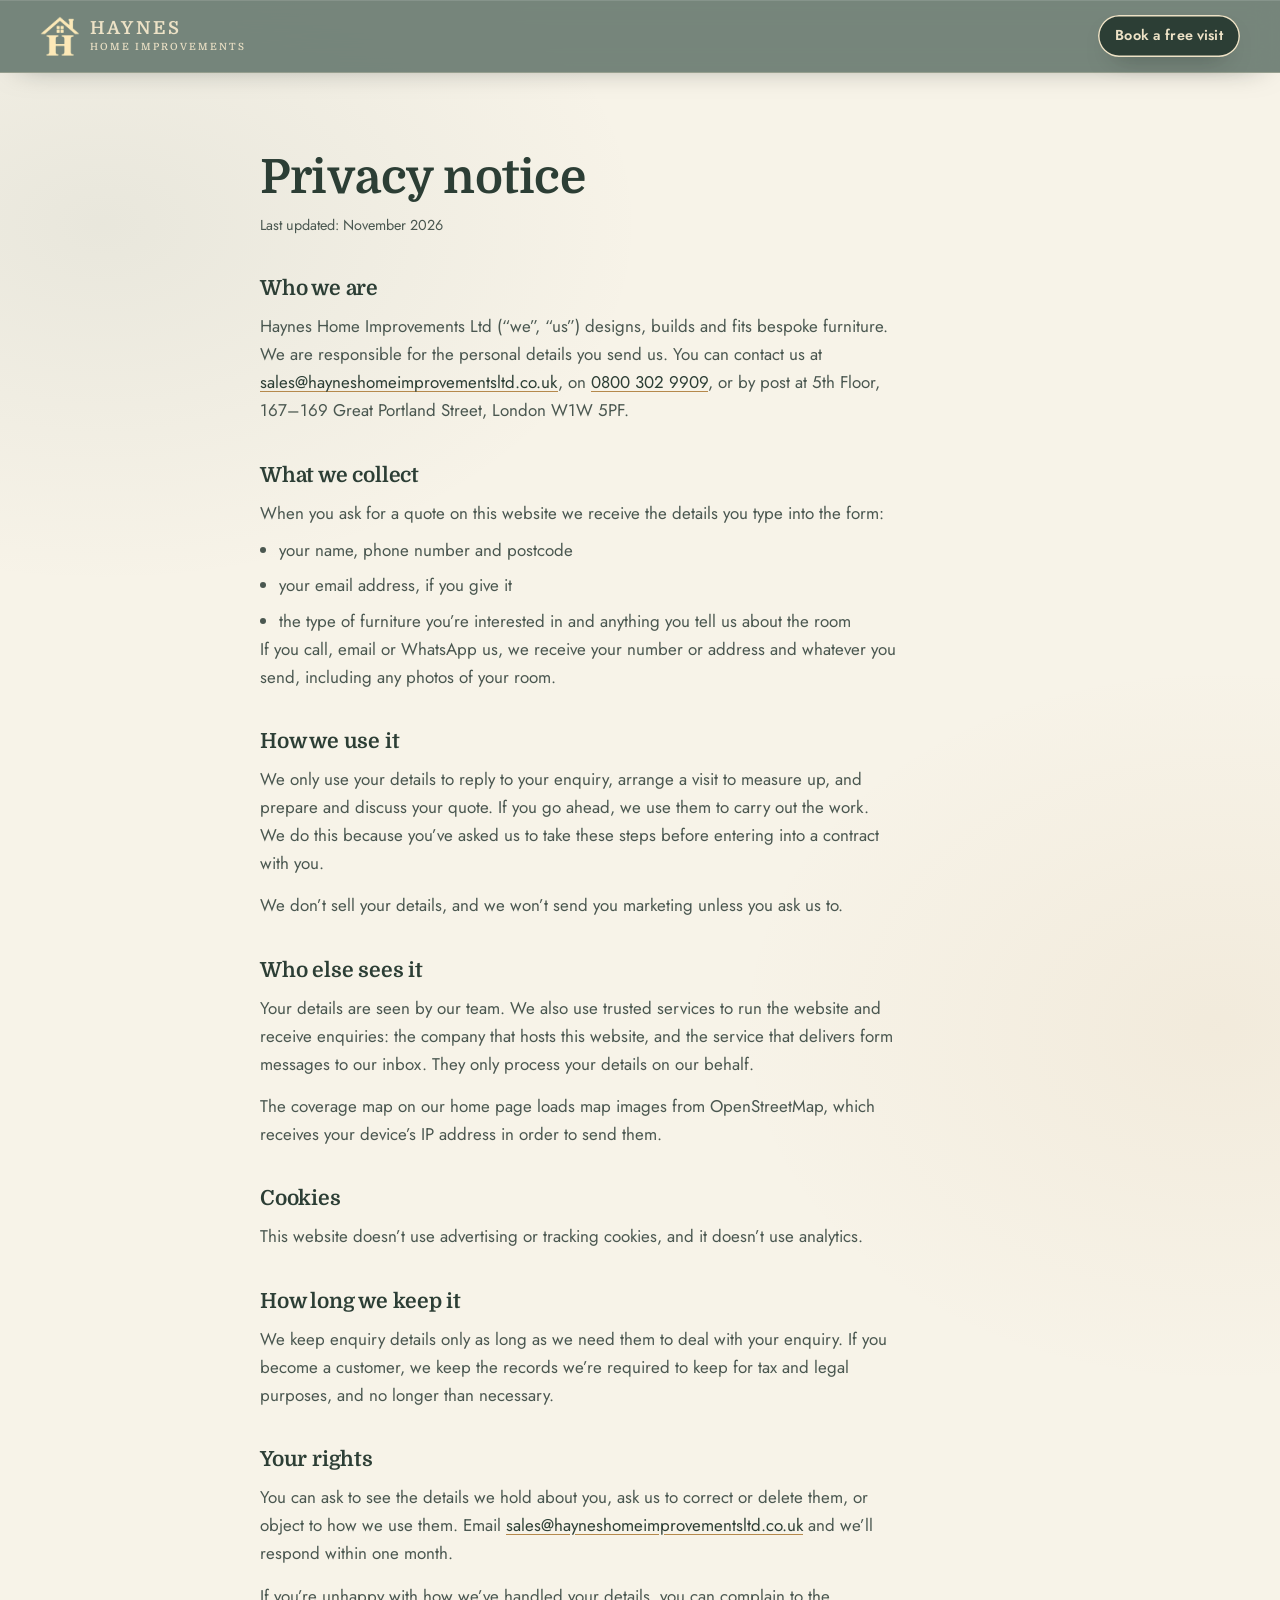
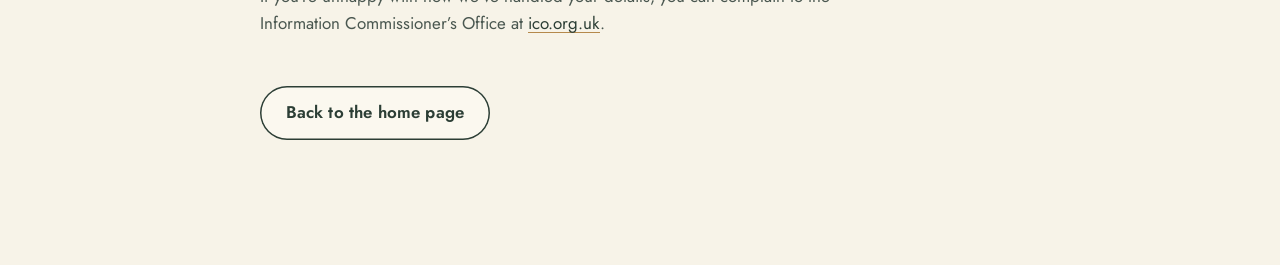
<file: privacy.html>
<!doctype html>
<html lang="en-GB">
<head>
  <meta charset="utf-8">
  <meta name="viewport" content="width=device-width, initial-scale=1">
  <title>Privacy notice | Haynes Home Improvements</title>
  <meta name="description" content="How Haynes Home Improvements Ltd uses the details you send us when you ask for a quote.">
  <meta name="robots" content="noindex, follow">
  <meta name="theme-color" content="#6B7C72">
  <link rel="icon" type="image/png" href="assets/favicon.png">
  <link rel="preload" href="assets/fonts/jost-latin.woff2" as="font" type="font/woff2" crossorigin>
  <link rel="preload" href="assets/fonts/domine-latin.woff2" as="font" type="font/woff2" crossorigin>
  <link rel="stylesheet" href="styles.css?v=20261113a">
  <style>
    .legal-page { padding-block: clamp(3rem, 2rem + 4vw, 5rem) var(--section); }
    .legal-page .wrap { max-width: 760px; }
    .legal-page h1 { font-size: var(--step-3); color: var(--ink); margin-bottom: .6rem; }
    .legal-page .updated { color: var(--ink-2); font-size: var(--step--1); margin-bottom: 2.5rem; }
    .legal-page h2 { font-size: var(--step-1); color: var(--ink); margin: 2.4rem 0 .8rem; }
    .legal-page p, .legal-page li { color: var(--ink-2); max-width: 65ch; }
    .legal-page p + p { margin-top: .9rem; }
    .legal-page ul { padding-left: 1.2rem; display: grid; gap: .45rem; margin: .6rem 0 0; }
    .legal-page a { color: var(--ink); text-underline-offset: 3px; text-decoration-color: var(--gold-ink); }
    .legal-back { display: inline-flex; margin-top: 3rem; }
  </style>
</head>
<body>
  <header class="site-header is-solid">
    <div class="nav-shell">
      <a class="brand" href="index.html" aria-label="Haynes Home Improvements, back to the home page">
        <img src="assets/mark-cream.png" alt="" width="40" height="40">
        <span class="brand-text"><span class="brand-name">Haynes</span> <span class="brand-sub">Home Improvements</span></span>
      </a>
      <a class="btn btn-gold btn-sm" href="index.html#quote"><span>Book a free visit</span></a>
    </div>
  </header>

  <main class="legal-page" id="main">
    <div class="wrap">
      <h1>Privacy notice</h1>
      <p class="updated">Last updated: November 2026</p>

      <h2>Who we are</h2>
      <p>Haynes Home Improvements Ltd (&ldquo;we&rdquo;, &ldquo;us&rdquo;) designs, builds and fits bespoke furniture. We are responsible for the personal details you send us. You can contact us at <a href="mailto:sales@hayneshomeimprovementsltd.co.uk">sales@hayneshomeimprovementsltd.co.uk</a>, on <a href="tel:08003029909">0800 302 9909</a>, or by post at 5th Floor, 167&ndash;169 Great Portland Street, London W1W 5PF.</p>

      <h2>What we collect</h2>
      <p>When you ask for a quote on this website we receive the details you type into the form:</p>
      <ul>
        <li>your name, phone number and postcode</li>
        <li>your email address, if you give it</li>
        <li>the type of furniture you&rsquo;re interested in and anything you tell us about the room</li>
      </ul>
      <p>If you call, email or WhatsApp us, we receive your number or address and whatever you send, including any photos of your room.</p>

      <h2>How we use it</h2>
      <p>We only use your details to reply to your enquiry, arrange a visit to measure up, and prepare and discuss your quote. If you go ahead, we use them to carry out the work. We do this because you&rsquo;ve asked us to take these steps before entering into a contract with you.</p>
      <p>We don&rsquo;t sell your details, and we won&rsquo;t send you marketing unless you ask us to.</p>

      <h2>Who else sees it</h2>
      <p>Your details are seen by our team. We also use trusted services to run the website and receive enquiries: the company that hosts this website, and the service that delivers form messages to our inbox. They only process your details on our behalf.</p>
      <p>The coverage map on our home page loads map images from OpenStreetMap, which receives your device&rsquo;s IP address in order to send them.</p>

      <h2>Cookies</h2>
      <p>This website doesn&rsquo;t use advertising or tracking cookies, and it doesn&rsquo;t use analytics.</p>

      <h2>How long we keep it</h2>
      <p>We keep enquiry details only as long as we need them to deal with your enquiry. If you become a customer, we keep the records we&rsquo;re required to keep for tax and legal purposes, and no longer than necessary.</p>

      <h2>Your rights</h2>
      <p>You can ask to see the details we hold about you, ask us to correct or delete them, or object to how we use them. Email <a href="mailto:sales@hayneshomeimprovementsltd.co.uk">sales@hayneshomeimprovementsltd.co.uk</a> and we&rsquo;ll respond within one month.</p>
      <p>If you&rsquo;re unhappy with how we&rsquo;ve handled your details, you can complain to the Information Commissioner&rsquo;s Office at <a href="https://ico.org.uk/make-a-complaint/" target="_blank" rel="noopener">ico.org.uk</a>.</p>

      <a class="btn btn-outline btn-lg legal-back" href="index.html"><span>Back to the home page</span></a>
    </div>
  </main>
</body>
</html>
</file>
<file: styles.css>
/* Haynes Home Improvements: light, clean layout; lighter sage green with gold accents. */


:root {
  /* Surfaces */
  --paper: oklch(0.968 0.008 125);
  --paper-2: oklch(0.938 0.012 125);
  --card: oklch(0.995 0.003 110);
  --line: oklch(0.3 0.03 160 / 0.12);
  --line-2: oklch(0.3 0.03 160 / 0.22);

  /* Text */
  --ink: oklch(0.24 0.025 160);
  --ink-2: oklch(0.42 0.025 160);

  /* Sage (lighter than before) */
  --sage: oklch(0.52 0.036 158);
  --sage-deep: oklch(0.36 0.03 160);
  --sage-soft: oklch(0.9 0.025 150);
  --on-sage: oklch(0.99 0.006 95);
  --on-sage-2: oklch(0.93 0.02 110);
  --line-sage: oklch(1 0 0 / 0.16);

  /* Gold */
  --gold: oklch(0.8 0.115 83);
  --gold-ink: oklch(0.52 0.1 72);           /* gold for text and icons on light backgrounds */
  --gold-soft: oklch(0.93 0.06 88);
  --grad-gold: linear-gradient(135deg, oklch(0.88 0.095 90) 0%, oklch(0.8 0.12 82) 55%, oklch(0.72 0.12 75) 100%);
  --on-gold: oklch(0.22 0.025 160);

  --error: oklch(0.5 0.17 28);
  --ok: oklch(0.45 0.1 150);

  --font: "Jost", system-ui, -apple-system, "Segoe UI", sans-serif;
  --step--1: clamp(0.84rem, 0.82rem + 0.1vw, 0.9rem);
  --step-0: clamp(0.98rem, 0.95rem + 0.15vw, 1.06rem);
  --step-1: clamp(1.12rem, 1.06rem + 0.3vw, 1.3rem);
  --step-2: clamp(1.35rem, 1.2rem + 0.7vw, 1.75rem);
  --step-3: clamp(1.85rem, 1.35rem + 2vw, 3rem);
  --step-4: clamp(2rem, 1.25rem + 2.7vw, 3.6rem);

  --gutter: clamp(1rem, 0.4rem + 2.6vw, 2.5rem);
  --inset: clamp(8px, 1vw, 14px);            /* how far rounded panels sit from the screen edge */
  --section: clamp(4.5rem, 3rem + 6vw, 8.5rem);
  --r-sm: 12px;
  --r-md: 18px;
  --r-lg: 28px;
  --ease: cubic-bezier(0.16, 1, 0.3, 1);
  --shadow: 0 1px 2px oklch(0.3 0.03 160 / .06), 0 12px 32px -16px oklch(0.3 0.03 160 / .22);
  --z-sticky: 100;
  --z-modal: 300;
}

*, *::before, *::after { box-sizing: border-box; }
html { -webkit-text-size-adjust: 100%; scroll-padding-top: 88px; }
html:not(.lenis) { scroll-behavior: smooth; }
body {
  margin: 0; background: var(--paper); color: var(--ink);
  font-family: var(--font); font-size: var(--step-0); line-height: 1.6; letter-spacing: -0.005em;
  -webkit-font-smoothing: antialiased; overflow-x: clip;
}
img, svg, video { display: block; max-width: 100%; }
img { height: auto; }
a { color: inherit; }
h1, h2, h3 { margin: 0; font-weight: 600; line-height: 1.08; letter-spacing: -0.03em; text-wrap: balance; }
h2 { font-size: var(--step-3); }
h3 { font-size: var(--step-1); letter-spacing: -0.015em; line-height: 1.25; }
p { margin: 0; text-wrap: pretty; }
button { font: inherit; color: inherit; }
::selection { background: var(--gold); color: var(--on-gold); }
:focus-visible { outline: 2px solid var(--gold-ink); outline-offset: 3px; border-radius: 6px; }
main:focus { outline: none; }
.sr-only { position: absolute; width: 1px; height: 1px; overflow: hidden; clip: rect(0 0 0 0); white-space: nowrap; }
.skip { position: absolute; left: 1rem; top: -4rem; z-index: calc(var(--z-sticky) + 1); background: var(--gold); color: var(--on-gold); padding: .6rem 1rem; border-radius: 999px; font-weight: 600; }
.skip:focus { top: 1rem; }
.wrap { width: min(100% - 2 * var(--gutter), 1240px); margin-inline: auto; }

.section-head { display: flex; flex-wrap: wrap; justify-content: space-between; align-items: end; gap: 1rem 3rem; margin-bottom: clamp(2rem, 4vw, 3rem); }
.section-head p { max-width: 42ch; color: var(--ink-2); }

/* ---------- Buttons ---------- */
.btn {
  --pad-x: 1.4rem;
  position: relative; isolation: isolate; overflow: hidden;
  display: inline-flex; align-items: center; justify-content: center; gap: .7rem;
  min-height: 46px; padding: .45rem var(--pad-x); border-radius: 999px; border: 0;
  font-family: var(--font); font-weight: 600; font-size: var(--step--1); letter-spacing: -0.005em;
  text-decoration: none; cursor: pointer; white-space: nowrap;
  transition: transform .45s var(--ease), box-shadow .35s var(--ease), background-color .25s var(--ease), color .25s var(--ease);
}
.btn-sm { min-height: 42px; --pad-x: 1.1rem; }
.btn-lg { min-height: 54px; --pad-x: 1.6rem; font-size: var(--step-0); }
.btn-lg:has(.btn-icon) { padding-right: .4rem; }
.btn-block { width: 100%; justify-content: space-between; padding-left: 1.6rem; }
.btn-gold {
  background: var(--grad-gold); color: var(--on-gold);
  box-shadow: inset 0 1px 0 oklch(1 0 0 / .5), 0 8px 22px -10px oklch(0.6 0.12 78 / .7);
}
.btn-gold::after {
  content: ""; position: absolute; inset: -2px; z-index: -1;
  background: linear-gradient(110deg, transparent 30%, oklch(1 0 0 / .55) 50%, transparent 70%);
  transform: translateX(-120%); transition: transform .9s var(--ease);
}
.btn-gold:hover::after, .btn-gold:focus-visible::after { transform: translateX(120%); }
.btn-gold:hover { box-shadow: inset 0 1px 0 oklch(1 0 0 / .55), 0 14px 30px -10px oklch(0.6 0.12 78 / .8); }
.btn-gold:active { transform: scale(.98); }
.btn-icon { display: grid; place-items: center; width: 42px; height: 42px; border-radius: 50%; background: var(--on-gold); color: var(--gold); transition: transform .45s var(--ease); }
.btn:hover .btn-icon { transform: rotate(-45deg); }
.btn-ghost { color: var(--on-sage); box-shadow: inset 0 0 0 1.5px oklch(1 0 0 / .45); background: oklch(1 0 0 / .06); -webkit-backdrop-filter: blur(8px); backdrop-filter: blur(8px); }
.btn-ghost:hover { background: oklch(1 0 0 / .14); box-shadow: inset 0 0 0 1.5px oklch(1 0 0 / .8); }
.btn-outline { color: var(--ink); box-shadow: inset 0 0 0 1.5px var(--line-2); background: var(--card); }
.btn-outline:hover { box-shadow: inset 0 0 0 1.5px var(--gold-ink); }
.btn[aria-disabled="true"] { opacity: .7; cursor: progress; }

/* ---------- Header ---------- */
.site-header {
  position: sticky; top: 0; z-index: var(--z-sticky);
  background: oklch(0.968 0.008 125 / .82); -webkit-backdrop-filter: blur(14px) saturate(140%); backdrop-filter: blur(14px) saturate(140%);
  border-bottom: 1px solid transparent; transition: border-color .3s var(--ease);
}
.site-header.is-solid { border-bottom-color: var(--line); }
.nav-shell { width: min(100% - 2 * var(--gutter), 1240px); margin-inline: auto; min-height: 72px; display: flex; align-items: center; justify-content: space-between; gap: 1rem; }
.brand { display: flex; align-items: center; gap: .65rem; text-decoration: none; color: var(--sage-deep); }
.brand img { width: 40px; }
.brand-text { display: flex; flex-direction: column; line-height: 1; white-space: nowrap; }
.brand-name { font-weight: 700; font-size: 1.12rem; letter-spacing: .16em; text-transform: uppercase; }
.brand-sub { font-size: .62rem; font-weight: 500; letter-spacing: .24em; text-transform: uppercase; margin-top: .3rem; color: var(--ink-2); }
.nav-toggle { order: 2; display: none; width: 46px; height: 46px; border-radius: 50%; border: 0; cursor: pointer; background: var(--card); box-shadow: inset 0 0 0 1px var(--line-2); }
.burger { display: grid; gap: 6px; justify-items: center; }
.burger i { display: block; width: 18px; height: 2px; border-radius: 2px; background: var(--ink); transition: transform .4s var(--ease); }
.site-header.is-open .burger i:first-child { transform: translateY(4px) rotate(45deg); }
.site-header.is-open .burger i:last-child { transform: translateY(-4px) rotate(-45deg); }
.site-nav { display: flex; align-items: center; gap: .2rem; }
.site-nav a:not(.btn) {
  display: inline-flex; align-items: center; min-height: 44px; padding: .4rem .85rem; border-radius: 999px;
  text-decoration: none; font-weight: 500; font-size: var(--step--1); color: var(--ink-2); white-space: nowrap;
  transition: color .2s var(--ease), background-color .2s var(--ease);
}
.site-nav a:not(.btn):hover { color: var(--ink); background: var(--paper-2); }
.nav-cta { margin-left: .5rem; }
@media (max-width: 860px) {
  .nav-toggle { display: grid; place-items: center; }
  .site-nav {
    position: absolute; top: calc(100% + 6px); left: var(--gutter); right: var(--gutter);
    flex-direction: column; align-items: stretch; gap: .15rem; padding: .7rem; border-radius: var(--r-md);
    background: var(--card); box-shadow: inset 0 0 0 1px var(--line), 0 30px 60px -24px oklch(0.3 0.03 160 / .5);
    visibility: hidden; opacity: 0; transform: translateY(-8px); transition: opacity .25s var(--ease), transform .35s var(--ease), visibility 0s .25s;
  }
  .site-header.is-open .site-nav { visibility: visible; opacity: 1; transform: none; transition-delay: 0s; }
  .site-nav a:not(.btn) { padding: .85rem 1rem; font-size: var(--step-0); color: var(--ink); }
  .nav-cta { margin: .4rem 0 0; min-height: 50px; }
  .site-header.is-open::after { content: ""; position: fixed; inset: 72px 0 0; z-index: -1; background: oklch(0.3 0.03 160 / .35); }
}

/* ---------- Hero (inset rounded panel with the video) ---------- */
.hero { padding: var(--inset) var(--inset) 0; }
.hero-panel {
  position: relative; isolation: isolate; overflow: hidden; border-radius: var(--r-lg);
  min-height: max(560px, min(calc(100svh - 72px - var(--inset) * 2), 860px));
  display: grid; grid-template-rows: 1fr auto; background: var(--sage-deep); color: var(--on-sage);
}
.hero-media, .hero-shade { position: absolute; inset: 0; z-index: -1; }
.hero-media img, .hero-media video { width: 100%; height: 112%; object-fit: cover; object-position: 56% 45%; }
.hero-media .hero-video { position: absolute; inset: 0; opacity: 0; transition: opacity 1.2s var(--ease); }
.hero-media .hero-video.is-playing { opacity: 1; }
.hero-shade {
  background:
    linear-gradient(to top, oklch(0.3 0.03 160 / .9) 0%, oklch(0.3 0.03 160 / .35) 32%, transparent 60%),
    linear-gradient(90deg, oklch(0.28 0.03 160 / .85) 0%, oklch(0.28 0.03 160 / .55) 42%, transparent 78%);
}
.hero-content { align-self: end; width: min(100% - 2 * var(--gutter), 1240px); margin-inline: auto; padding-block: 6rem clamp(2rem, 5vh, 3.25rem); }
.hero-badge {
  display: inline-flex; align-items: center; gap: .55rem; margin-bottom: 1.4rem; padding: .4rem .85rem .4rem .65rem; border-radius: 999px;
  font-size: .82rem; font-weight: 500; color: var(--on-sage);
  background: oklch(1 0 0 / .1); -webkit-backdrop-filter: blur(10px); backdrop-filter: blur(10px); box-shadow: inset 0 0 0 1px oklch(1 0 0 / .22);
}
.pulse-dot { width: 7px; height: 7px; border-radius: 50%; background: var(--gold); box-shadow: 0 0 0 0 oklch(0.8 0.115 83 / .7); animation: ping 2.2s var(--ease) infinite; }
@keyframes ping { 70%, 100% { box-shadow: 0 0 0 9px oklch(0.8 0.115 83 / 0); } }
.hero-title { font-size: var(--step-4); max-width: 17ch; letter-spacing: -0.035em; line-height: 1.04; text-shadow: 0 2px 24px oklch(0.25 0.03 160 / .5); }
.hero-title .w { display: inline-block; overflow: hidden; vertical-align: top; padding-bottom: .1em; margin-bottom: -.1em; }
.hero-title .w > span { display: inline-block; }
.hero-lede { margin-top: 1.2rem; max-width: 50ch; font-size: var(--step-0); line-height: 1.6; color: var(--on-sage-2); text-shadow: 0 1px 12px oklch(0.25 0.03 160 / .6); }
.hero-actions { display: flex; flex-wrap: wrap; gap: .75rem; margin-top: 1.8rem; }
.hero-stats {
  list-style: none; margin: 0; padding: 0; display: grid; grid-template-columns: repeat(3, 1fr);
  border-top: 1px solid oklch(1 0 0 / .16); background: oklch(0.28 0.03 160 / .45); -webkit-backdrop-filter: blur(12px); backdrop-filter: blur(12px);
}
.hero-stats li { padding: 1.05rem var(--gutter); display: grid; gap: .1rem; }
.hero-stats li + li { border-left: 1px solid oklch(1 0 0 / .14); }
.stat-k { font-weight: 600; font-size: var(--step-0); color: var(--gold); letter-spacing: -0.01em; }
.stat-v { font-size: .84rem; color: var(--on-sage-2); }
@media (max-width: 760px) {
  .hero-stats { grid-template-columns: 1fr; }
  .hero-stats li { padding: .7rem 1.1rem; }
  .hero-stats li + li { border-left: 0; border-top: 1px solid oklch(1 0 0 / .12); }
  .hero-stats li:nth-child(n+2) { display: none; }
  .hero-content { padding-top: 4.5rem; }
  .hero-actions { flex-direction: column; }
  .hero-actions .btn { width: 100%; }
  .hero-actions .btn:has(.btn-icon) { justify-content: space-between; padding-left: 1.5rem; }
}

/* ---------- Ticker ---------- */
.ticker { overflow: hidden; padding-block: 1.1rem; border-bottom: 1px solid var(--line); }
.ticker-track { display: flex; align-items: center; gap: 1.6rem; width: max-content; animation: ticker 45s linear infinite; }
.ticker span { font-size: .82rem; font-weight: 500; letter-spacing: .14em; text-transform: uppercase; color: var(--ink-2); white-space: nowrap; }
.ticker img { width: 16px; opacity: .9; }
.ticker:hover .ticker-track { animation-play-state: paused; }
@keyframes ticker { to { transform: translateX(-50%); } }

/* ---------- Statement ---------- */
.statement { padding-block: clamp(4.5rem, 3rem + 6vw, 8rem); text-align: center; }
.statement-text { font-size: clamp(1.45rem, 1rem + 1.9vw, 2.5rem); font-weight: 500; line-height: 1.22; letter-spacing: -0.03em; max-width: 30ch; margin-inline: auto; color: var(--ink); }
.statement-text .sw { color: oklch(0.24 0.025 160 / .22); transition: color .3s linear; }
.statement-text .sw.on { color: var(--ink); }
.statement-sign { display: inline-flex; align-items: center; gap: .55rem; margin-top: 2rem; font-size: .84rem; color: var(--ink-2); }
.statement-sign img { width: 20px; }

/* ---------- Services ---------- */
.services { padding-bottom: var(--section); }
.svc-grid { display: grid; grid-template-columns: repeat(3, 1fr); gap: 1rem; }
.svc {
  position: relative; display: flex; flex-direction: column; overflow: hidden; border-radius: var(--r-md);
  background: var(--card); box-shadow: inset 0 0 0 1px var(--line); text-decoration: none; color: var(--ink);
  transition: box-shadow .35s var(--ease), transform .45s var(--ease);
}
.svc:hover { box-shadow: inset 0 0 0 1px var(--line-2), var(--shadow); transform: translateY(-3px); }
.svc-img { margin: 0; aspect-ratio: 4 / 3; overflow: hidden; background: var(--paper-2); }
.svc-img img { width: 100%; height: 100%; object-fit: cover; transition: transform 1s var(--ease); }
.svc:hover .svc-img img { transform: scale(1.05); }
.svc-body { padding: 1.2rem 4.2rem 1.4rem 1.3rem; display: grid; gap: .4rem; }
.svc-body p { font-size: var(--step--1); color: var(--ink-2); }
.svc-go {
  position: absolute; right: 1.1rem; bottom: 1.2rem; width: 40px; height: 40px; border-radius: 50%; display: grid; place-items: center;
  background: var(--paper-2); color: var(--ink); transition: background-color .3s var(--ease), color .3s var(--ease), transform .45s var(--ease);
}
.svc:hover .svc-go { background: var(--grad-gold); color: var(--on-gold); transform: rotate(45deg); }
@media (max-width: 980px) { .svc-grid { grid-template-columns: 1fr 1fr; } }
@media (max-width: 600px) { .svc-grid { grid-template-columns: 1fr; } .svc-img { aspect-ratio: 16 / 10; } }

/* ---------- Work / gallery ---------- */
.work { padding-bottom: var(--section); }
.filters {
  position: relative; display: flex; flex-wrap: nowrap; gap: .2rem; width: fit-content; max-width: 100%; overflow-x: auto;
  padding: .3rem; margin-bottom: 1.6rem; border-radius: 999px; background: var(--paper-2); box-shadow: inset 0 0 0 1px var(--line);
  scrollbar-width: none; overscroll-behavior-x: contain;
}
.filters::-webkit-scrollbar { display: none; }
.filter-glider { position: absolute; z-index: 0; top: 0; left: 0; width: 0; height: 0; border-radius: 999px; background: var(--card); box-shadow: 0 2px 8px -2px oklch(0.3 0.03 160 / .25), inset 0 0 0 1px var(--line); transition: transform .5s var(--ease), width .5s var(--ease), height .5s var(--ease); pointer-events: none; }
.filters button {
  position: relative; z-index: 1; flex: none; white-space: nowrap; min-height: 42px; padding: .35rem 1rem; border: 0; border-radius: 999px; cursor: pointer;
  background: transparent; font-size: var(--step--1); font-weight: 500; color: var(--ink-2); transition: color .25s var(--ease);
}
.filters button:hover, .filters button[aria-pressed="true"] { color: var(--ink); }
.filters:not(.has-glider) button[aria-pressed="true"] { background: var(--card); }
.filters .count { color: var(--gold-ink); font-variant-numeric: tabular-nums; font-weight: 600; }
@media (max-width: 860px) { .filters { -webkit-mask-image: linear-gradient(90deg, #000 85%, transparent); mask-image: linear-gradient(90deg, #000 85%, transparent); } }
.gallery { list-style: none; margin: 0; padding: 0; columns: 3 280px; column-gap: 1rem; }
.gallery li { break-inside: avoid; margin-bottom: 1rem; }
.gallery li[hidden], .gallery li.is-extra { display: none; }
.gallery li.is-in { animation: tile-in .5s var(--ease) both; }
@keyframes tile-in { from { opacity: 0; transform: translateY(12px); } }
.tile { display: block; width: 100%; padding: 0; border: 0; cursor: zoom-in; position: relative; overflow: hidden; border-radius: var(--r-md); background: var(--paper-2); text-align: left; }
.tile img { width: 100%; transition: transform .8s var(--ease); }
.tile-cap {
  position: absolute; left: .6rem; right: .6rem; bottom: .6rem; padding: .55rem .8rem; border-radius: var(--r-sm);
  font-size: .82rem; font-weight: 500; line-height: 1.35; color: var(--ink); background: oklch(0.995 0.003 110 / .9);
  -webkit-backdrop-filter: blur(8px); backdrop-filter: blur(8px); opacity: 0; transform: translateY(8px); transition: opacity .35s var(--ease), transform .45s var(--ease);
}
.tile:hover img, .tile:focus-visible img { transform: scale(1.04); }
.tile:hover .tile-cap, .tile:focus-visible .tile-cap { opacity: 1; transform: none; }
.gallery-more { display: flex; justify-content: center; margin-top: 1.5rem; }
.gallery-more [hidden] { display: none; }
@media (max-width: 560px) {
  .gallery { columns: 2; column-gap: .6rem; }
  .gallery li { margin-bottom: .6rem; }
  .tile-cap { display: none; }
}

/* ---------- Lightbox ---------- */
.lightbox { width: 100vw; height: 100dvh; max-width: none; max-height: none; margin: 0; padding: 0; border: 0; background: oklch(0.2 0.02 160 / .95); color: var(--on-sage); z-index: var(--z-modal); }
.lightbox::backdrop { background: transparent; }
.lightbox[open] { display: grid; place-items: center; animation: fade .3s var(--ease); }
@keyframes fade { from { opacity: 0; } }
.lightbox figure { margin: 0; display: grid; gap: 1rem; justify-items: center; padding: 4.5rem 5rem 3.5rem; max-height: 100dvh; }
.lightbox img { max-width: min(90vw, 1400px); max-height: calc(100dvh - 10rem); width: auto; object-fit: contain; border-radius: var(--r-sm); }
.lightbox figcaption { text-align: center; max-width: 60ch; color: var(--on-sage-2); }
.lb-btn { position: absolute; width: 52px; height: 52px; border-radius: 50%; display: grid; place-items: center; cursor: pointer; border: 0; color: var(--on-sage); background: oklch(1 0 0 / .1); box-shadow: inset 0 0 0 1px oklch(1 0 0 / .2); transition: background-color .2s var(--ease), color .2s var(--ease); }
.lb-btn:hover { background: var(--gold); color: var(--on-gold); }
.lb-prev { left: 1.25rem; top: 50%; translate: 0 -50%; }
.lb-next { right: 1.25rem; top: 50%; translate: 0 -50%; }
.lb-close { right: 1.25rem; top: 1.25rem; }
.lb-count { position: absolute; left: 1.5rem; top: 1.6rem; font-variant-numeric: tabular-nums; font-size: .84rem; color: var(--on-sage-2); }
@media (max-width: 640px) {
  .lightbox figure { padding: 4.5rem .75rem 6.5rem; }
  .lb-prev, .lb-next { top: auto; bottom: 1.4rem; translate: none; }
  .lb-prev { left: calc(50% - 64px); } .lb-next { right: calc(50% - 64px); }
}

/* ---------- Rounded sage panels ---------- */
.panel-section { padding-inline: var(--inset); }
.panel { border-radius: var(--r-lg); background: var(--sage); color: var(--on-sage); padding: clamp(2.5rem, 1.5rem + 4vw, 5.5rem) var(--gutter); }
.panel > * { width: min(100%, 1240px); margin-inline: auto; }
.panel h2 { color: var(--on-sage); }
.panel p { color: var(--on-sage-2); }

/* How it works */
.process-grid { display: grid; grid-template-columns: 1fr 1.1fr; gap: clamp(2rem, 6vw, 6rem); align-items: start; }
.process-head { position: sticky; top: 110px; display: grid; gap: 1.4rem; justify-items: start; }
.process-words { font-size: clamp(2.4rem, 1.4rem + 4vw, 5rem); line-height: .98; letter-spacing: -0.045em; }
.process-words span { display: block; color: oklch(1 0 0 / .32); transition: color .4s var(--ease); }
.process-words span.on { color: var(--on-sage); }
.process-words span:first-child { color: var(--on-sage); }
.process-head p { max-width: 34ch; font-size: var(--step-1); line-height: 1.45; }
.steps { list-style: none; margin: 0; padding: 0; display: grid; gap: 1rem; }
.step {
  padding: clamp(1.4rem, 1rem + 1.5vw, 2.2rem); border-radius: var(--r-md);
  background: oklch(0.3 0.03 160 / .22); box-shadow: inset 0 0 0 1px var(--line-sage);
  display: grid; gap: .55rem; transition: background-color .4s var(--ease), box-shadow .4s var(--ease);
}
.step.on { background: oklch(0.3 0.03 160 / .36); box-shadow: inset 0 0 0 1px oklch(0.8 0.115 83 / .45); }
.step-num { font-size: .78rem; font-weight: 600; letter-spacing: .14em; text-transform: uppercase; color: var(--gold); }
.step h3 { font-size: var(--step-2); color: var(--on-sage); }
.tags { list-style: none; margin: .5rem 0 0; padding: 0; display: flex; flex-wrap: wrap; gap: .4rem; }
.tags li { font-size: .78rem; font-weight: 500; padding: .3rem .7rem; border-radius: 999px; color: var(--on-sage); box-shadow: inset 0 0 0 1px var(--line-sage); }
@media (max-width: 900px) { .process-grid { grid-template-columns: 1fr; } .process-head { position: static; } .process-words span { display: inline; } }

/* ---------- What you can expect (bento) ---------- */
.why { padding-block: var(--section); }
.why-grid { display: grid; grid-template-columns: repeat(4, 1fr); grid-auto-rows: minmax(200px, auto); gap: 1rem; }
.why-card { padding: 1.5rem; border-radius: var(--r-md); background: var(--card); box-shadow: inset 0 0 0 1px var(--line); display: grid; align-content: start; gap: .55rem; }
.why-card p { font-size: var(--step--1); color: var(--ink-2); }
.why-ic { width: 44px; height: 44px; border-radius: 12px; display: grid; place-items: center; margin-bottom: .5rem; color: var(--gold-ink); background: var(--gold-soft); }
.why-feature { grid-column: span 2; grid-row: span 2; position: relative; isolation: isolate; overflow: hidden; align-content: end; padding: clamp(1.5rem, 1rem + 2vw, 2.4rem); color: var(--on-sage); background: var(--sage-deep); }
.why-feature picture, .why-feature img { position: absolute; inset: 0; width: 100%; height: 100%; object-fit: cover; z-index: -2; }
.why-feature::before { content: ""; position: absolute; inset: 0; z-index: -1; background: linear-gradient(to top, oklch(0.28 0.03 160 / .92), oklch(0.28 0.03 160 / .2) 60%, transparent); }
.why-feature h3 { font-size: var(--step-3); max-width: 14ch; letter-spacing: -0.035em; line-height: 1.04; }
.why-feature p { color: var(--on-sage-2); font-size: var(--step-0); max-width: 40ch; }
@media (max-width: 1000px) { .why-grid { grid-template-columns: 1fr 1fr; } .why-feature { grid-column: span 2; grid-row: auto; min-height: 380px; } }
@media (max-width: 560px) { .why-grid { grid-template-columns: 1fr; } .why-feature { grid-column: auto; } }

/* ---------- Coverage ---------- */
.area-panel { display: grid; gap: clamp(1.5rem, 3vw, 2.5rem); }
.area-head { display: flex; flex-wrap: wrap; justify-content: space-between; align-items: end; gap: 1rem 3rem; }
.area-head h2 { max-width: 15ch; }
.area-head p { max-width: 46ch; }
.map-wrap { margin: 0; }
.map-frame { position: relative; isolation: isolate; overflow: hidden; aspect-ratio: 16 / 8; border-radius: var(--r-md); background: var(--sage-deep); box-shadow: inset 0 0 0 1px var(--line-sage); }
.coverage-map { position: absolute; inset: 0; z-index: 0; background: oklch(0.86 0.02 140); font-family: var(--font); }
.coverage-map .leaflet-tile-pane { filter: grayscale(1) sepia(.4) hue-rotate(55deg) saturate(.65) brightness(1) contrast(.9); }
.map-frame::after { content: ""; position: absolute; inset: 0; z-index: 2; pointer-events: none; border-radius: inherit; box-shadow: inset 0 0 0 1px var(--line-sage), inset 0 0 50px 6px oklch(0.52 0.036 158 / .45); }
.map-frame.is-live .map-fallback { display: none; }
.map-fallback { position: absolute; inset: 0; display: grid; place-items: center; text-align: center; padding: 1rem; font-size: var(--step-2); font-weight: 600; color: var(--on-sage); }
.map-fallback span { display: block; margin-top: .5rem; font-size: var(--step--1); font-weight: 400; color: var(--on-sage-2); }
.coverage-map .leaflet-control-attribution { background: oklch(0.995 0.003 110 / .85); color: var(--ink-2); font-size: 10px; border-radius: 8px 0 0 0; }
.coverage-map .leaflet-control-attribution a { color: var(--ink); }
.coverage-map .leaflet-bar { border: 0; border-radius: 12px; overflow: hidden; box-shadow: 0 8px 20px -10px oklch(0.2 0.03 160 / .6); }
.coverage-map .leaflet-bar a { width: 38px; height: 38px; line-height: 38px; font-size: 20px; background: var(--card); color: var(--ink); border-bottom-color: var(--line); }
.map-label { background: var(--card) !important; color: var(--ink) !important; border: 0 !important; border-radius: 999px !important; padding: .25rem .65rem !important; font: 600 12px var(--font) !important; box-shadow: 0 4px 14px -6px oklch(0.2 0.03 160 / .5) !important; }
.map-label::before { display: none !important; }
.map-home { position: relative; width: 22px; height: 22px; }
.map-home i { position: absolute; inset: 0; border-radius: 50%; background: var(--gold); box-shadow: 0 0 0 4px var(--sage-deep), 0 0 26px 6px oklch(0.8 0.115 83 / .8); }
.map-home b { position: absolute; inset: -4px; border-radius: 50%; border: 2px solid var(--gold); animation: map-ping 2.6s var(--ease) infinite; }
.map-home b + b { animation-delay: 1.3s; }
@keyframes map-ping { from { transform: scale(.6); opacity: 1; } to { transform: scale(3.2); opacity: 0; } }
.map-home span { position: absolute; left: 30px; top: 50%; translate: 0 -50%; white-space: nowrap; font: 700 15px var(--font); color: var(--on-gold); background: var(--grad-gold); padding: .3rem .75rem; border-radius: 999px; box-shadow: 0 8px 20px -8px oklch(0.2 0.03 160 / .8); }
.map-pin { width: 14px; height: 14px; border-radius: 50%; background: var(--card); box-shadow: 0 0 0 3px var(--sage-deep), 0 0 18px 4px oklch(0.8 0.115 83 / .55); }
.map-key { display: flex; flex-wrap: wrap; gap: .4rem 1.4rem; margin-top: .9rem; font-size: .84rem; color: var(--on-sage-2); }
.map-key span { display: inline-flex; align-items: center; gap: .45rem; }
.k-home { width: 11px; height: 11px; border-radius: 50%; background: var(--gold); }
.k-ring { width: 18px; height: 0; border-top: 2px dashed var(--gold); }
.towns { list-style: none; margin: 0; padding: 0; display: flex; flex-wrap: wrap; gap: .4rem; }
.towns li { font-size: .84rem; font-weight: 500; padding: .35rem .8rem; border-radius: 999px; color: var(--on-sage); box-shadow: inset 0 0 0 1px var(--line-sage); background: oklch(0.3 0.03 160 / .15); }
@media (max-width: 700px) { .map-frame { aspect-ratio: 4 / 5; } }

/* ---------- FAQ ---------- */
.faq { padding-block: var(--section); }
.faq-grid { display: grid; grid-template-columns: 1fr 1.6fr; gap: clamp(2rem, 6vw, 6rem); align-items: start; }
.faq-head { position: sticky; top: 110px; display: grid; gap: .9rem; }
.faq-head p { color: var(--ink-2); max-width: 32ch; }
.faq-head a { color: var(--ink); text-underline-offset: 3px; text-decoration-color: var(--gold-ink); }
.faq-list { border-top: 1px solid var(--line-2); }
.faq-item { border-bottom: 1px solid var(--line-2); }
.faq-item h3 { margin: 0; font: inherit; }
.faq-q { width: 100%; display: flex; align-items: center; justify-content: space-between; gap: 1.5rem; min-height: 64px; padding: 1.15rem .2rem; background: none; border: 0; cursor: pointer; text-align: left; font-size: var(--step-1); font-weight: 500; letter-spacing: -0.015em; color: var(--ink); }
.faq-icon { flex: none; width: 34px; height: 34px; border-radius: 50%; display: grid; place-items: center; color: var(--ink); box-shadow: inset 0 0 0 1px var(--line-2); transition: transform .45s var(--ease), background-color .3s var(--ease); }
.faq-q:hover .faq-icon { box-shadow: inset 0 0 0 1px var(--gold-ink); }
.faq-q[aria-expanded="true"] .faq-icon { transform: rotate(180deg); background: var(--grad-gold); color: var(--on-gold); box-shadow: none; }
.faq-a { display: grid; grid-template-rows: 0fr; opacity: 0; transition: grid-template-rows .45s var(--ease), opacity .35s var(--ease); }
.faq-a.is-open { grid-template-rows: 1fr; opacity: 1; }
.faq-a-inner { overflow: hidden; }
.faq-a:not(.is-open) .faq-a-inner { visibility: hidden; transition: visibility 0s .45s; }
.faq-a p { padding: 0 3rem 1.4rem .2rem; color: var(--ink-2); max-width: 62ch; }
@media (max-width: 900px) { .faq-grid { grid-template-columns: 1fr; } .faq-head { position: static; } .faq-a p { padding-right: .2rem; } }

/* ---------- Quote ---------- */
.quote-panel { background: var(--sage); }
.quote-grid { display: grid; grid-template-columns: 1fr 1.15fr; gap: clamp(2rem, 6vw, 5.5rem); align-items: start; }
.quote-copy h2 { font-size: clamp(2.4rem, 1.4rem + 4vw, 4.6rem); letter-spacing: -0.045em; line-height: .98; }
.quote-copy > p { margin-top: 1.2rem; max-width: 42ch; }
.contact-list { list-style: none; margin: 2rem 0 0; padding: 0; display: grid; gap: .5rem; max-width: 440px; }
.contact-list a { display: flex; align-items: center; gap: .9rem; padding: .75rem .9rem; border-radius: var(--r-sm); text-decoration: none; color: var(--on-sage); box-shadow: inset 0 0 0 1px var(--line-sage); transition: background-color .25s var(--ease); }
.contact-list a:hover { background: oklch(1 0 0 / .08); }
.contact-list .ic { flex: none; width: 40px; height: 40px; padding: 10px; border-radius: 50%; background: var(--grad-gold); color: var(--on-gold); }
.contact-list span { font-weight: 600; font-size: var(--step--1); overflow-wrap: anywhere; }
.contact-list small { display: block; font-weight: 400; font-size: .78rem; color: var(--on-sage-2); }
.quote-form { position: relative; display: grid; gap: 1.1rem; padding: clamp(1.3rem, 1rem + 1.5vw, 2.2rem); border-radius: var(--r-md); background: var(--card); color: var(--ink); box-shadow: 0 30px 60px -30px oklch(0.2 0.03 160 / .6); }
.quote-form .beam { display: none; }
.chips { border: 0; margin: 0; padding: 0; display: flex; flex-wrap: wrap; gap: .45rem; }
.chips legend { font-weight: 600; font-size: var(--step--1); margin-bottom: .6rem; padding: 0; }
.chips label { position: relative; cursor: pointer; }
.chips input { position: absolute; opacity: 0; inset: 0; cursor: pointer; }
.chips span { display: inline-flex; align-items: center; min-height: 40px; padding: .35rem .9rem; border-radius: 999px; font-size: .86rem; font-weight: 500; color: var(--ink-2); background: var(--paper); box-shadow: inset 0 0 0 1px var(--line-2); transition: background-color .2s var(--ease), color .2s var(--ease); }
.chips label:hover span { color: var(--ink); }
.chips input:checked + span { background: var(--grad-gold); color: var(--on-gold); box-shadow: none; }
.chips input:focus-visible + span { outline: 2px solid var(--gold-ink); outline-offset: 2px; }
.field { display: grid; gap: .4rem; }
.field-row { display: grid; grid-template-columns: 1fr 1fr; gap: 1.1rem; }
.field label { font-weight: 600; font-size: var(--step--1); }
.optional { font-weight: 400; color: var(--ink-2); }
.field input, .field textarea { font: inherit; color: var(--ink); width: 100%; min-height: 50px; padding: .75rem .95rem; border: 0; border-radius: var(--r-sm); background: var(--paper); box-shadow: inset 0 0 0 1px oklch(0.3 0.03 160 / .3); transition: box-shadow .2s var(--ease); }
.field textarea { resize: vertical; min-height: 7rem; }
.field input:focus, .field textarea:focus { outline: none; box-shadow: inset 0 0 0 1.5px var(--gold-ink), 0 0 0 4px oklch(0.8 0.115 83 / .3); }
.field ::placeholder { color: oklch(0.5 0.02 150); }
.field [aria-invalid="true"] { box-shadow: inset 0 0 0 1.5px var(--error); }
.field-error { color: var(--error); font-size: var(--step--1); font-weight: 500; }
.form-status { font-weight: 600; }
.form-status:empty { margin: 0; }
.form-status.is-ok { color: var(--ok); }
.form-status.is-err { color: var(--error); }
.form-privacy { font-size: .82rem; color: var(--ink-2); margin-top: -.3rem; }
.form-privacy a { color: var(--ink); text-underline-offset: 3px; }
.hp { position: absolute; left: -9999px; }
@media (max-width: 900px) { .quote-grid { grid-template-columns: 1fr; } .quote-copy { display: contents; } .quote-form { order: 2; } .contact-list { order: 3; max-width: none; margin-top: 0; } }
@media (max-width: 520px) { .field-row { grid-template-columns: 1fr; } }

/* ---------- Footer ---------- */
.site-footer { padding-top: var(--section); overflow: hidden; }
.footer-top { display: grid; grid-template-columns: 1.4fr 1fr 1.2fr; gap: 2.5rem; padding-bottom: 2.5rem; border-bottom: 1px solid var(--line); }
.footer-about { display: grid; gap: 1rem; align-content: start; }
.footer-about img { width: 104px; }
.footer-about p { color: var(--ink-2); max-width: 40ch; font-size: var(--step--1); }
.footer-about strong { color: var(--ink); }
.footer-label { font-size: .76rem; font-weight: 600; letter-spacing: .14em; text-transform: uppercase; color: var(--gold-ink); margin-bottom: .6rem; }
.footer-nav, .footer-contact { display: grid; align-content: start; font-style: normal; }
.footer-nav a, .footer-contact a, .footer-contact span { padding-block: .4rem; text-decoration: none; color: var(--ink-2); font-size: var(--step--1); width: fit-content; }
.footer-nav a:hover, .footer-contact a:hover { color: var(--ink); text-decoration: underline; text-decoration-color: var(--gold-ink); text-underline-offset: 4px; }
.socials { display: flex; gap: .5rem; }
.socials a { width: 42px; height: 42px; border-radius: 50%; display: grid; place-items: center; color: var(--ink); box-shadow: inset 0 0 0 1px var(--line-2); transition: background-color .25s var(--ease), color .25s var(--ease); }
.socials a:hover { background: var(--grad-gold); color: var(--on-gold); box-shadow: none; }
.footer-wordmark { margin: 0; font-weight: 700; font-size: clamp(4rem, 20vw, 17rem); line-height: .82; letter-spacing: -0.05em; text-align: center; color: var(--sage-soft); user-select: none; padding-top: 1.5rem; }
.footer-legal { display: flex; flex-wrap: wrap; justify-content: space-between; gap: .6rem 2rem; padding-block: 1.4rem 2rem; font-size: .84rem; color: var(--ink-2); }
.footer-legal a { color: var(--ink-2); text-underline-offset: 3px; }
@media (max-width: 860px) { .footer-top { grid-template-columns: 1fr 1fr; } .footer-about { grid-column: 1 / -1; } }
@media (max-width: 520px) { .footer-top { grid-template-columns: 1fr; } .footer-nav a, .footer-contact a, .footer-contact span { padding-block: .6rem; } }

/* ---------- Sticky action bar (phones) ---------- */
.action-bar { display: none; }
@media (max-width: 760px) {
  .action-bar {
    position: fixed; left: 10px; right: 10px; bottom: calc(10px + env(safe-area-inset-bottom)); z-index: var(--z-sticky);
    display: grid; grid-template-columns: 1fr 1fr 1.25fr; gap: 6px; padding: 6px; border-radius: 999px;
    background: oklch(0.995 0.003 110 / .92); -webkit-backdrop-filter: blur(16px); backdrop-filter: blur(16px);
    box-shadow: inset 0 0 0 1px var(--line-2), 0 18px 40px -14px oklch(0.2 0.03 160 / .55);
    transform: translateY(140%); transition: transform .45s var(--ease);
  }
  .action-bar.is-shown { transform: none; }
  .ab-btn { display: flex; align-items: center; justify-content: center; gap: .4rem; min-height: 48px; border-radius: 999px; text-decoration: none; font-weight: 600; font-size: .9rem; color: var(--ink); background: var(--paper-2); }
  .ab-btn .ic { width: 18px; height: 18px; }
  .ab-primary { background: var(--grad-gold); color: var(--on-gold); }
  body { padding-bottom: 84px; }
  html { scroll-padding-bottom: 100px; }
}

@media (prefers-reduced-motion: reduce) {
  html:not(.lenis) { scroll-behavior: auto; }
  *, *::before, *::after { animation-duration: .01ms !important; animation-iteration-count: 1 !important; transition-duration: .01ms !important; }
  .ticker-track, .map-home b { animation: none !important; }
  .statement-text .sw { color: var(--ink); }
}

/* ---------- Review fixes ---------- */
/* Form text sits on a white card inside the green panel */
.panel .quote-form p, .panel .quote-form .form-privacy { color: var(--ink-2); }
.panel .quote-form .field-error { color: var(--error); }
.panel .quote-form .form-status.is-ok { color: var(--ok); }
.panel .quote-form .form-status.is-err { color: var(--error); }

/* What you can expect: the last two cards fill the bottom row on wide screens */
@media (min-width: 1001px) { .why-grid > .why-card:nth-last-child(-n+2) { grid-column: span 2; } }

/* Phones */
@media (max-width: 760px) {
  .hero-stats { display: none; }
  .hero-content { padding-bottom: calc(84px + env(safe-area-inset-bottom) + 1.75rem); }
}
@media (max-width: 600px) {
  .svc { flex-direction: row; align-items: stretch; }
  .svc-img { flex: none; width: 112px; aspect-ratio: auto; }
  .svc-body { padding: .9rem 3.4rem .9rem 1rem; gap: .25rem; align-content: center; }
  .svc-body h3 { font-size: 1.02rem; }
  .svc-body p { font-size: .82rem; display: -webkit-box; -webkit-line-clamp: 3; -webkit-box-orient: vertical; overflow: hidden; }
  .svc-go { right: .8rem; bottom: 50%; translate: 0 50%; width: 34px; height: 34px; }
  .why-card { grid-template-columns: 40px 1fr; column-gap: .9rem; row-gap: .2rem; padding: 1.1rem; }
  .why-ic { grid-row: span 2; width: 40px; height: 40px; margin: 0; }
  .why-feature { grid-template-columns: 1fr; min-height: 320px; }
}

@media (max-width: 1000px) { .why-grid { grid-auto-rows: auto; } }

/* =====================================================================
   LIGHT GREEN THEME: a light sage page, deeper sage panels, dark green text, gold buttons.
   ===================================================================== */
:root {
  --paper: oklch(0.885 0.032 150);            /* page background: light green */
  --paper-2: oklch(0.845 0.038 150);          /* filter bar, quiet fills */
  --card: oklch(0.925 0.024 145);             /* cards, form */
  --sage: oklch(0.45 0.034 158);              /* rounded panels */
  --sage-deep: oklch(0.34 0.03 160);
  --sage-soft: oklch(0.8 0.045 150);          /* footer wordmark */
  --ink: oklch(0.24 0.03 160);
  --ink-2: oklch(0.36 0.03 160);
  --line: oklch(0.3 0.04 160 / 0.14);
  --line-2: oklch(0.3 0.04 160 / 0.26);
  --gold-ink: oklch(0.44 0.09 70);            /* gold text and icons on light green */
  --gold-soft: oklch(0.8 0.115 83 / 0.3);
  --error: oklch(0.48 0.17 28);
  --ok: oklch(0.42 0.1 150);
}
body { background: var(--paper); color: var(--ink); }
.site-header { background: oklch(0.885 0.032 150 / .86); }
.brand { color: var(--sage-deep); }
.site-nav a:not(.btn):hover, .site-nav a[aria-current="page"] { color: var(--ink); background: oklch(0.3 0.04 160 / .08); }
@media (max-width: 860px) { .site-nav { background: var(--card); } }
.statement-text .sw { color: oklch(0.24 0.03 160 / .25); }
.statement-text .sw.on { color: var(--ink); }
.svc-go { background: var(--paper-2); color: var(--ink); }
.tile-cap { color: var(--ink); background: oklch(0.925 0.024 145 / .92); }
.filter-glider { background: var(--card); box-shadow: 0 2px 8px -2px oklch(0.3 0.04 160 / .25), inset 0 0 0 1px var(--line); }
.quote-form { background: var(--card); color: var(--ink); }
.panel .quote-form p, .panel .quote-form .form-privacy { color: var(--ink-2); }
.form-privacy a { color: var(--ink); }
.chips span { color: var(--ink-2); background: var(--paper); box-shadow: inset 0 0 0 1px var(--line-2); }
.field input, .field textarea { color: var(--ink); background: oklch(0.96 0.015 140); box-shadow: inset 0 0 0 1px oklch(0.3 0.04 160 / .32); }
.field input:focus, .field textarea:focus { box-shadow: inset 0 0 0 1.5px var(--gold-ink), 0 0 0 4px oklch(0.8 0.115 83 / .3); }
.field ::placeholder { color: oklch(0.45 0.03 155); }
.faq-head a { text-decoration-color: var(--gold-ink); }
.footer-wordmark { color: var(--sage-soft); }
.lightbox { background: oklch(0.25 0.025 160 / .96); }
.map-label { background: var(--card) !important; color: var(--ink) !important; }
.map-pin { background: var(--card); }
@media (max-width: 760px) {
  .action-bar { background: oklch(0.925 0.024 145 / .94); box-shadow: inset 0 0 0 1px var(--line-2), 0 18px 40px -14px oklch(0.2 0.03 160 / .5); }
  .ab-btn { color: var(--ink); background: var(--paper-2); }
}
:focus-visible { outline-color: var(--gold-ink); }
/* inside the deeper green panels, focus rings and outline buttons stay light */
.panel :focus-visible { outline-color: var(--gold); }

/* ---------- Homepage: work preview ---------- */
.work-preview { padding-bottom: var(--section); }
.wp-grid { display: grid; grid-template-columns: 1.4fr 1fr 1fr; grid-template-rows: repeat(2, minmax(200px, 26vh)); gap: 1rem; }
.wp-tile { position: relative; overflow: hidden; border-radius: var(--r-md); background: var(--card); }
.wp-tile:first-child { grid-row: span 2; }
.wp-tile:nth-child(4) { grid-column: span 2; }
.wp-tile picture, .wp-tile img { width: 100%; height: 100%; object-fit: cover; }
.wp-tile img { transition: transform .9s var(--ease); }
.wp-tile:hover img { transform: scale(1.05); }
.wp-more { display: flex; justify-content: center; margin-top: 1.8rem; }
@media (max-width: 700px) {
  .wp-grid { grid-template-columns: 1fr 1fr; grid-template-rows: 220px 150px; }
  .wp-tile:first-child { grid-row: auto; grid-column: span 2; }
  .wp-tile:nth-child(4) { display: none; }
}

/* ---------- Our work page ---------- */
.page-hero { padding: var(--inset) var(--inset) 0; }
.page-hero-panel { background: var(--sage); }
.page-hero-panel > div { display: grid; gap: 1rem; }
.page-hero-panel h1 { font-size: clamp(2.4rem, 1.4rem + 4vw, 4.6rem); letter-spacing: -0.045em; line-height: .98; }
.page-hero-panel p { max-width: 58ch; font-size: var(--step-1); line-height: 1.5; }
.work-page { padding-block: clamp(2.5rem, 2rem + 2vw, 3.5rem) var(--section); }
.cta-panel { background: var(--sage); margin-bottom: var(--inset); }
.cta-inner { display: grid; gap: 1rem; justify-items: start; }
.cta-inner h2 { font-size: clamp(2.2rem, 1.3rem + 3.5vw, 4rem); letter-spacing: -0.045em; line-height: 1; }
.cta-inner p { max-width: 50ch; font-size: var(--step-1); }
@media (max-width: 760px) { .cta-inner .hero-actions { width: 100%; } }

/* =====================================================================
   MID-SAGE PAGE: a lighter shade of the panel green (panels stay deeper).
   ===================================================================== */
:root {
  --paper: oklch(0.69 0.038 156);             /* page background */
  --paper-2: oklch(0.645 0.04 156);           /* filter bar, quiet fills */
  --card: oklch(0.755 0.034 153);             /* cards, form */
  --sage-soft: oklch(0.63 0.04 156);          /* footer wordmark */
  --ink: oklch(0.2 0.03 160);
  --ink-2: oklch(0.27 0.03 160);
  --line: oklch(0.2 0.04 160 / 0.18);
  --line-2: oklch(0.2 0.04 160 / 0.32);
  --gold-ink: oklch(0.32 0.075 66);
}
.site-header { background: oklch(0.69 0.038 156 / .88); }
.statement-text .sw { color: oklch(0.2 0.03 160 / .3); }
.tile-cap { background: oklch(0.755 0.034 153 / .94); }
.field input, .field textarea { background: oklch(0.86 0.025 150); }
.chips span { background: oklch(0.82 0.03 150); }
.field ::placeholder { color: oklch(0.38 0.03 155); }
@media (max-width: 760px) { .action-bar { background: oklch(0.755 0.034 153 / .95); } }

/* =====================================================================
   DEEP SAGE PAGE: darker green page, cream text, deepest green panels, gold accents.
   ===================================================================== */
:root {
  --paper: oklch(0.48 0.036 157);             /* page background #4d6456 */
  --paper-2: oklch(0.43 0.034 158);
  --card: oklch(0.435 0.034 158);             /* cards and form */
  --sage: oklch(0.385 0.03 159);              /* rounded panels, deeper than the page */
  --sage-deep: oklch(0.31 0.028 160);
  --sage-soft: oklch(0.54 0.036 157);         /* footer wordmark */
  --ink: oklch(0.985 0.008 95);
  --ink-2: oklch(0.94 0.016 100);
  --line: oklch(1 0 0 / 0.14);
  --line-2: oklch(1 0 0 / 0.26);
  --gold-ink: oklch(0.9 0.1 88);
  --gold-soft: oklch(0.8 0.115 83 / 0.16);
  --error: oklch(0.87 0.1 35);
  --ok: oklch(0.9 0.11 140);
}
.site-header { background: oklch(0.48 0.036 157 / .88); }
.brand { color: var(--ink); }
.site-nav a:not(.btn):hover, .site-nav a[aria-current="page"] { color: var(--ink); background: oklch(1 0 0 / .1); }
@media (max-width: 860px) { .site-nav { background: var(--sage); } }
.statement-text .sw { color: oklch(0.985 0.008 95 / .3); }
.statement-text .sw.on { color: var(--ink); }
.svc-go { background: oklch(1 0 0 / .1); color: var(--ink); }
.tile-cap { color: var(--ink); background: oklch(0.31 0.028 160 / .9); }
.filter-glider { background: oklch(1 0 0 / .14); box-shadow: inset 0 0 0 1px var(--line-2); }
.quote-form { background: var(--card); color: var(--ink); box-shadow: inset 0 0 0 1px var(--line), 0 30px 60px -30px oklch(0.15 0.03 160 / .7); }
.chips span { color: var(--ink-2); background: oklch(1 0 0 / .06); box-shadow: inset 0 0 0 1px var(--line-2); }
.field input, .field textarea { color: var(--ink); background: oklch(0.35 0.028 160); box-shadow: inset 0 0 0 1px oklch(1 0 0 / .32); }
.field input:focus, .field textarea:focus { box-shadow: inset 0 0 0 1.5px var(--gold), 0 0 0 4px oklch(0.8 0.115 83 / .25); }
.field ::placeholder { color: oklch(0.86 0.02 120); }
.map-label { background: var(--sage-deep) !important; color: var(--ink) !important; }
.map-pin { background: var(--ink); }
.coverage-map .leaflet-bar a { background: var(--sage-deep); color: var(--ink); }
.coverage-map .leaflet-control-attribution { background: oklch(0.31 0.028 160 / .85); color: var(--ink-2); }
.coverage-map .leaflet-control-attribution a { color: var(--ink); }
@media (max-width: 760px) {
  .action-bar { background: oklch(0.35 0.028 160 / .95); box-shadow: inset 0 0 0 1px var(--line-2), 0 18px 40px -14px oklch(0.15 0.03 160 / .7); }
  .ab-btn { color: var(--ink); background: oklch(1 0 0 / .1); }
}
:focus-visible { outline-color: var(--gold); }

/* =====================================================================
   CREAM PAGE: cream background, brand green panels, gold buttons, dark green text.
   ===================================================================== */
:root {
  --paper: oklch(0.955 0.024 90);             /* page background: cream */
  --paper-2: oklch(0.915 0.03 90);            /* filter bar, quiet fills */
  --card: oklch(0.982 0.014 92);              /* cards and form */
  --sage: oklch(0.44 0.036 158);              /* rounded green panels */
  --sage-deep: oklch(0.31 0.028 160);
  --sage-soft: oklch(0.89 0.04 92);           /* footer wordmark */
  --ink: oklch(0.25 0.03 160);
  --ink-2: oklch(0.38 0.03 160);
  --line: oklch(0.3 0.04 160 / 0.14);
  --line-2: oklch(0.3 0.04 160 / 0.26);
  --gold-ink: oklch(0.45 0.09 72);            /* gold text and icons on cream */
  --gold-soft: oklch(0.8 0.115 83 / 0.28);
  --error: oklch(0.48 0.17 28);
  --ok: oklch(0.42 0.1 150);
}
.site-header { background: oklch(0.955 0.024 90 / .88); }
.brand { color: var(--sage-deep); }
.site-nav a:not(.btn):hover, .site-nav a[aria-current="page"] { color: var(--ink); background: oklch(0.3 0.04 160 / .08); }
@media (max-width: 860px) { .site-nav { background: var(--card); } }
.statement-text .sw { color: oklch(0.25 0.03 160 / .24); }
.statement-text .sw.on { color: var(--ink); }
.svc-go { background: var(--paper-2); color: var(--ink); }
.tile-cap { color: var(--ink); background: oklch(0.982 0.014 92 / .93); }
.filter-glider { background: var(--card); box-shadow: 0 2px 8px -2px oklch(0.3 0.04 160 / .25), inset 0 0 0 1px var(--line); }
.quote-form { background: var(--card); color: var(--ink); box-shadow: 0 30px 60px -30px oklch(0.2 0.03 160 / .6); }
.chips span { color: var(--ink-2); background: var(--paper); box-shadow: inset 0 0 0 1px var(--line-2); }
.field input, .field textarea { color: var(--ink); background: oklch(0.995 0.006 95); box-shadow: inset 0 0 0 1px oklch(0.3 0.04 160 / .32); }
.field input:focus, .field textarea:focus { box-shadow: inset 0 0 0 1.5px var(--gold-ink), 0 0 0 4px oklch(0.8 0.115 83 / .3); }
.field ::placeholder { color: oklch(0.48 0.03 155); }
.map-label { background: var(--card) !important; color: var(--ink) !important; }
.map-pin { background: var(--card); }
.coverage-map .leaflet-bar a { background: var(--card); color: var(--ink); }
.coverage-map .leaflet-control-attribution { background: oklch(0.982 0.014 92 / .85); color: var(--ink-2); }
.coverage-map .leaflet-control-attribution a { color: var(--ink); }
@media (max-width: 760px) {
  .action-bar { background: oklch(0.982 0.014 92 / .95); box-shadow: inset 0 0 0 1px var(--line-2), 0 18px 40px -14px oklch(0.2 0.03 160 / .5); }
  .ab-btn { color: var(--ink); background: var(--paper-2); }
}
:focus-visible { outline-color: var(--gold-ink); }
.panel :focus-visible, .hero :focus-visible { outline-color: var(--gold); }
@media (max-width: 760px) { .ab-btn.ab-primary { background: var(--grad-gold); color: var(--on-gold); } }

/* DARKER CREAM */
:root {
  --paper: oklch(0.915 0.034 87);             /* page background: darker cream */
  --paper-2: oklch(0.875 0.038 86);
  --card: oklch(0.955 0.022 90);              /* cards and form stay a touch lighter */
  --sage-soft: oklch(0.85 0.045 88);
}
.site-header { background: oklch(0.915 0.034 87 / .9); }
.tile-cap { background: oklch(0.955 0.022 90 / .93); }
.field input, .field textarea { background: oklch(0.985 0.01 92); }
@media (max-width: 760px) { .action-bar { background: oklch(0.955 0.022 90 / .95); } }

/* =====================================================================
   PREMIUM DETAILING: same layout; richer greens, fine gold edging, gold labels.
   ===================================================================== */
:root {
  --sage: oklch(0.4 0.036 160);                       /* richer, deeper panel green */
  --sage-deep: oklch(0.29 0.03 162);
  --gold-line: oklch(0.8 0.115 83 / .38);              /* fine gold edging */
  --gold-line-soft: oklch(0.72 0.1 80 / .3);
  --shadow-rich: 0 1px 1px oklch(0.3 0.04 150 / .06), 0 24px 48px -28px oklch(0.3 0.05 120 / .45);
}

/* Warm paper with a soft light falloff */
body {
  background:
    radial-gradient(1200px 700px at 15% -5%, oklch(0.95 0.03 90 / .7), transparent 60%),
    radial-gradient(1000px 800px at 100% 40%, oklch(0.88 0.045 82 / .45), transparent 65%),
    var(--paper);
  background-attachment: fixed;
}

/* Header: fine gold hairline */
.site-header { border-bottom: 1px solid var(--gold-line-soft); }
.site-header.is-solid { border-bottom-color: var(--gold-line-soft); box-shadow: 0 10px 30px -24px oklch(0.3 0.05 120 / .5); }

/* Gold section labels */
.eyebrow { display: inline-flex; align-items: center; gap: .75rem; margin: 0 0 .9rem; font-size: .74rem; font-weight: 600; letter-spacing: .24em; text-transform: uppercase; color: var(--gold-ink); }
.eyebrow::before { content: ""; width: 34px; height: 1px; background: linear-gradient(90deg, transparent, var(--gold-ink)); }
.panel .eyebrow { color: var(--gold); }
.panel .eyebrow::before { background: linear-gradient(90deg, transparent, var(--gold)); }
.section-head > div { display: grid; }

/* Headings: slightly lighter weight, tighter, more refined */
h2 { font-weight: 560; letter-spacing: -0.04em; }

/* Gold buttons: richer metal with a fine rim */
.btn-gold {
  background: linear-gradient(135deg, oklch(0.9 0.085 92) 0%, oklch(0.81 0.12 83) 45%, oklch(0.7 0.12 72) 100%);
  box-shadow: inset 0 1px 0 oklch(1 0 0 / .6), inset 0 -1px 0 oklch(0.55 0.1 70 / .4), 0 0 0 1px oklch(0.62 0.11 74 / .55), 0 12px 28px -12px oklch(0.55 0.12 75 / .75);
}
.btn-gold:hover { box-shadow: inset 0 1px 0 oklch(1 0 0 / .65), inset 0 -1px 0 oklch(0.55 0.1 70 / .4), 0 0 0 1px oklch(0.62 0.11 74 / .7), 0 18px 36px -12px oklch(0.55 0.12 75 / .85); }

/* Green panels: depth, a soft gold glow and a fine gold rim */
.panel {
  position: relative; isolation: isolate;
  background:
    radial-gradient(900px 500px at 0% 0%, oklch(0.47 0.04 158 / .9), transparent 60%),
    radial-gradient(700px 500px at 100% 100%, oklch(0.62 0.09 80 / .14), transparent 65%),
    linear-gradient(160deg, oklch(0.41 0.036 160), oklch(0.33 0.032 162));
  box-shadow: inset 0 0 0 1px var(--gold-line), 0 40px 80px -50px oklch(0.25 0.04 160 / .7);
}
.hero-panel { box-shadow: inset 0 0 0 1px var(--gold-line), 0 40px 80px -50px oklch(0.25 0.04 160 / .7); }
.step { background: oklch(0.25 0.03 162 / .28); box-shadow: inset 0 0 0 1px oklch(1 0 0 / .1); }
.step.on { background: oklch(0.25 0.03 162 / .42); box-shadow: inset 0 0 0 1px var(--gold-line), 0 20px 40px -28px oklch(0.15 0.03 160 / .8); }
.contact-list a { box-shadow: inset 0 0 0 1px oklch(1 0 0 / .12); }
.contact-list a:hover { box-shadow: inset 0 0 0 1px var(--gold-line); background: oklch(1 0 0 / .05); }
.map-frame { box-shadow: inset 0 0 0 1px var(--gold-line); }
.towns li { box-shadow: inset 0 0 0 1px oklch(1 0 0 / .14); }

/* Ticker: deep green band with gold lettering */
.ticker { background: linear-gradient(90deg, var(--sage-deep), oklch(0.34 0.032 160), var(--sage-deep)); border-block: 1px solid var(--gold-line); margin-top: var(--inset); }
.ticker span { color: var(--gold); letter-spacing: .22em; }

/* Statement: a gold flourish */
.statement-sign { color: var(--gold-ink); letter-spacing: .04em; }
.statement .wrap::before { content: ""; display: block; width: 1px; height: 56px; margin: 0 auto 2.4rem; background: linear-gradient(transparent, var(--gold-ink)); }

/* Cards: cream with a fine gold edge and soft deep shadow */
.svc, .why-card:not(.why-feature) { background: var(--card); box-shadow: inset 0 0 0 1px var(--gold-line-soft), var(--shadow-rich); }
.svc:hover { box-shadow: inset 0 0 0 1px oklch(0.65 0.11 76 / .6), 0 30px 60px -30px oklch(0.3 0.05 120 / .55); }
.svc-go { background: transparent; box-shadow: inset 0 0 0 1px var(--gold-line-soft); color: var(--gold-ink); }
.svc-body h3, .why-card h3 { letter-spacing: -0.02em; }
.why-ic { background: linear-gradient(135deg, oklch(0.92 0.06 90), oklch(0.84 0.09 84)); color: oklch(0.38 0.08 70); box-shadow: inset 0 0 0 1px oklch(0.7 0.1 78 / .45); }
.why-feature { box-shadow: inset 0 0 0 1px var(--gold-line); }
.wp-tile, .tile { box-shadow: inset 0 0 0 1px var(--gold-line-soft), var(--shadow-rich); }
.wp-tile::after { content: ""; position: absolute; inset: 0; border-radius: inherit; box-shadow: inset 0 0 0 1px oklch(0.8 0.115 83 / 0); transition: box-shadow .4s var(--ease); pointer-events: none; }
.wp-tile:hover::after { box-shadow: inset 0 0 0 2px oklch(0.8 0.115 83 / .8); }
.filters { background: var(--card); box-shadow: inset 0 0 0 1px var(--gold-line-soft); }

/* Quote form: a fine gold top rule */
.quote-form { box-shadow: inset 0 0 0 1px var(--gold-line-soft), 0 40px 80px -40px oklch(0.15 0.03 160 / .75); }
.quote-form::before { content: ""; position: absolute; left: 24px; right: 24px; top: 0; height: 2px; border-radius: 2px; background: var(--grad-gold); }

/* FAQ: gold rules */
.faq-list, .faq-item { border-color: var(--gold-line-soft); }
.faq-icon { box-shadow: inset 0 0 0 1px var(--gold-line-soft); color: var(--gold-ink); }

/* Footer: deep green and gold */
.site-footer {
  margin-top: var(--section);
  background:
    radial-gradient(900px 500px at 10% 0%, oklch(0.42 0.04 158 / .8), transparent 60%),
    linear-gradient(170deg, oklch(0.34 0.032 160), oklch(0.26 0.028 162));
  border-top: 1px solid var(--gold-line);
  color: var(--on-sage);
}
.footer-top { border-bottom-color: oklch(1 0 0 / .12); }
.footer-about p { color: var(--on-sage-2); }
.footer-about strong { color: var(--on-sage); }
.footer-label { color: var(--gold); }
.footer-nav a, .footer-contact a, .footer-contact span { color: var(--on-sage-2); }
.footer-nav a:hover, .footer-contact a:hover { color: var(--on-sage); text-decoration-color: var(--gold); }
.socials a { color: var(--gold); box-shadow: inset 0 0 0 1px var(--gold-line); }
.footer-legal, .footer-legal a { color: oklch(0.93 0.02 110 / .85); }
.site-footer :focus-visible { outline-color: var(--gold); }

/* Work page CTA keeps a gap before the footer */
.cta-panel { margin-bottom: 0; }

@media (max-width: 760px) {
  .ticker { margin-top: 0; }
  .statement .wrap::before { height: 40px; margin-bottom: 1.8rem; }
}
@media (prefers-reduced-motion: reduce) { body { background-attachment: scroll; } }
.k-area { width: 16px; height: 11px; border-radius: 3px; background: oklch(0.8 0.115 83 / .45); box-shadow: inset 0 0 0 1px #a07d24; }

/* =====================================================================
   PHONE POLISH: simpler, roomier, easier to read and tap.
   ===================================================================== */
@media (max-width: 760px) {
  :root { --section: 4.25rem; --gutter: 1.25rem; }
  body { font-size: 1rem; }
  h2 { font-size: 2.05rem; line-height: 1.08; }
  .section-head { margin-bottom: 1.75rem; gap: .75rem; }
  .section-head p, .area-head p, .faq-head p:not(.eyebrow) { font-size: 1rem; line-height: 1.55; }
  .eyebrow { font-size: .72rem; margin-bottom: .7rem; }

  /* Statement: shorter and calmer */
  .statement { padding-block: 3.75rem; }
  .statement .wrap::before { height: 32px; margin-bottom: 1.5rem; }
  .statement-text { font-size: 1.45rem; line-height: 1.3; max-width: 22ch; }
  .statement-sign { margin-top: 1.4rem; font-size: .8rem; }

  /* Services: a clean two-column grid of photos with titles */
  .svc-grid { grid-template-columns: 1fr 1fr; gap: .9rem; }
  .svc { flex-direction: column; }
  .svc-img { width: auto; aspect-ratio: 1 / 1; }
  .svc-body { padding: .85rem .9rem 1rem; gap: 0; align-content: start; }
  .svc-body h3 { font-size: 1rem; line-height: 1.3; }
  .svc-body p, .svc-go { display: none; }

  /* Portfolio preview */
  .wp-grid { gap: .7rem; }
  .wp-more { margin-top: 1.5rem; }

  /* Process: number, title, one line of text */
  .process-grid { gap: 2rem; }
  .process-words { font-size: 2.6rem; }
  .process-head { gap: 1.1rem; }
  .process-head p { font-size: 1.05rem; }
  .steps { gap: .75rem; }
  .step { padding: 1.3rem 1.25rem; gap: .4rem; }
  .step h3 { font-size: 1.25rem; }
  .step p { font-size: .98rem; line-height: 1.55; }
  .step .tags { display: none; }

  /* What you can expect: icon and title cards, two per row */
  .why-grid { grid-template-columns: 1fr 1fr; gap: .75rem; }
  .why-grid > .why-feature { grid-column: 1 / -1; min-height: 280px; }
  .why-feature h3 { font-size: 1.7rem; }
  .why-feature p { font-size: .98rem; }
  .why-grid > .why-card:not(.why-feature) { grid-template-columns: 1fr; padding: 1.1rem 1rem 1.2rem; gap: .65rem; align-content: start; }
  .why-card:not(.why-feature) .why-ic { grid-row: auto; width: 40px; height: 40px; margin: 0; }
  .why-card:not(.why-feature) h3 { font-size: 1.02rem; line-height: 1.3; }
  .why-card:not(.why-feature) p { display: none; }

  /* Coverage: the map says it, drop the long town list */
  .area-panel { gap: 1.5rem; }
  .area-head h2 { max-width: 13ch; }
  .map-key { font-size: .9rem; gap: .5rem; }
  .towns { display: none; }

  /* FAQ */
  .faq-q { font-size: 1.05rem; min-height: 60px; padding-block: 1rem; }
  .faq-a p { font-size: .98rem; }

  /* Quote: form first, phone and WhatsApp only (emails are in the footer) */
  .quote-copy h2 { font-size: 2.6rem; }
  .quote-copy > p { margin-top: .8rem; font-size: 1rem; }
  .contact-list li:nth-child(n+3) { display: none; }
  .contact-list a { padding: .9rem 1rem; }
  .contact-list span { font-size: 1rem; }
  .contact-list small { font-size: .82rem; }
  .quote-form { gap: 1.2rem; padding: 1.4rem 1.15rem; }
  .chips { gap: .5rem; }
  .chips span { min-height: 44px; padding: .4rem 1rem; font-size: .92rem; }
  .field label, .chips legend { font-size: .95rem; }
  .field input, .field textarea { min-height: 52px; font-size: 1rem; }
  .form-privacy { font-size: .88rem; }
  .form-privacy a, .footer-legal a { display: inline-block; padding-block: .6rem; }

  /* Footer: short and to the point */
  .site-footer { margin-top: 0; padding-top: 3.5rem; }
  .footer-top { gap: 1.75rem; padding-bottom: 2rem; }
  .footer-nav { display: none; }
  .footer-about img { width: 88px; }
  .footer-about p { font-size: .95rem; }
  .footer-contact a, .footer-contact span { font-size: .98rem; padding-block: .55rem; }
  .footer-label { font-size: .78rem; }
  .footer-wordmark { font-size: 26vw; padding-top: 1rem; }
  .footer-legal { font-size: .88rem; padding-block: 1rem 1.5rem; }

  /* Our work page */
  .page-hero-panel h1 { font-size: 2.7rem; }
  .page-hero-panel p { font-size: 1.02rem; }
  .gallery { columns: 2; column-gap: .6rem; }
  .cta-inner h2 { font-size: 2.3rem; }
  .cta-inner p { font-size: 1.02rem; }
}
@media (max-width: 900px) { .quote-grid { row-gap: 1rem; } .quote-form { margin-top: 1rem; } .contact-list { margin-top: 1rem; } }
@media (max-width: 760px) {
  .footer-wordmark { font-size: 21vw; }
  body:has(.site-footer) { padding-bottom: 0; }
  .site-footer { padding-bottom: calc(84px + env(safe-area-inset-bottom)); }
}
/* Phones: drop costly glass blur and the fixed background (smoother scrolling, faster load) */
@media (max-width: 760px) {
  body { background-attachment: scroll; }
  .site-header, .hero-badge, .btn-ghost, .action-bar, .tile-cap { -webkit-backdrop-filter: none; backdrop-filter: none; }
  .site-header { background: oklch(0.915 0.034 87 / .97); }
  .hero-badge { background: oklch(0.25 0.03 160 / .55); }
  .btn-ghost { background: oklch(0.25 0.03 160 / .35); }
  .action-bar { background: oklch(0.955 0.022 90 / .98); }
  .hero-media img, .hero-media video { height: 100%; }
}

/* Phones: the hero shows more video (no bar inside it, text sits low, shorter text) */
@media (max-width: 760px) {
  .hero-content { padding-top: 3rem; padding-bottom: 1.75rem; }
  .hero-lede { display: none; }
  .hero-badge { margin-bottom: 1rem; }
  .hero-actions { margin-top: 1.4rem; gap: .6rem; }
}
/* Services now end with the "See all our work" button */
.services .wp-more { margin-top: 2rem; }
/* Phones: lighter shadows and flatter panel fills (big soft shadows are slow to paint on phones) */
@media (max-width: 760px) {
  .panel, .hero-panel, .why-feature, .map-frame { box-shadow: inset 0 0 0 1px var(--gold-line); }
  .panel { background: linear-gradient(160deg, oklch(0.42 0.036 160), oklch(0.34 0.032 162)); }
  .svc, .why-card:not(.why-feature), .wp-tile, .tile, .filters { box-shadow: inset 0 0 0 1px var(--gold-line-soft); }
  .quote-form { box-shadow: inset 0 0 0 1px var(--gold-line-soft); }
  .btn-gold, .btn-gold:hover { box-shadow: inset 0 1px 0 oklch(1 0 0 / .6), 0 0 0 1px oklch(0.62 0.11 74 / .55); }
  .site-header.is-solid { box-shadow: none; }
  .hero-title, .hero-lede { text-shadow: 0 1px 10px oklch(0.25 0.03 160 / .5); }
  body { background: var(--paper); }
  .site-footer { background: linear-gradient(170deg, oklch(0.34 0.032 160), oklch(0.26 0.028 162)); }
}

/* ---------- Reviews: one swipeable row of short quotes ---------- */
.reviews { padding-bottom: var(--section); }
.reviews .section-head p { display: flex; align-items: center; gap: .5rem; flex-wrap: wrap; }
.rv-inline { color: var(--gold); flex: none; }
.rv-list {
  list-style: none; margin: 0; padding: .25rem .25rem 1rem; display: grid; grid-auto-flow: column; grid-auto-columns: minmax(300px, calc((100% - 2rem) / 3));
  gap: 1rem; overflow-x: auto; scroll-snap-type: x mandatory; overscroll-behavior-x: contain; scrollbar-width: thin; scrollbar-color: var(--gold-line-soft) transparent;
}
.rv-list:focus-visible { outline-offset: 4px; }
.rv-card { scroll-snap-align: start; display: flex; }
.rv-card figure {
  margin: 0; display: flex; flex-direction: column; gap: 1rem; width: 100%; padding: 1.5rem 1.5rem 1.4rem; border-radius: var(--r-md);
  background: var(--card); box-shadow: inset 0 0 0 1px var(--gold-line-soft), var(--shadow-rich);
}
.rv-stars { display: inline-flex; gap: 2px; color: var(--gold); filter: drop-shadow(0 1px 0 oklch(0.55 0.1 70 / .35)); }
.rv-card blockquote { margin: 0; flex: 1; }
.rv-card blockquote p { font-size: var(--step-0); line-height: 1.55; color: var(--ink); }
.rv-card figcaption { display: grid; gap: .15rem; padding-top: .9rem; border-top: 1px solid var(--gold-line-soft); font-size: .9rem; }
.rv-card figcaption strong { color: var(--ink); font-weight: 600; }
.rv-card figcaption span { color: var(--ink-2); }
@media (max-width: 760px) {
  .rv-list { grid-auto-columns: 84%; gap: .75rem; margin-inline: calc(var(--gutter) * -1); padding-inline: var(--gutter); scroll-padding-inline: var(--gutter); }
  .rv-card figure { padding: 1.25rem 1.2rem; box-shadow: inset 0 0 0 1px var(--gold-line-soft); }
  .rv-card blockquote p { font-size: 1rem; }
}
.rv-card figcaption { gap: .1rem; }
@media (min-width: 761px) {
  .rv-list { padding-bottom: 2.5rem; margin-bottom: -1.5rem; -webkit-mask-image: linear-gradient(90deg, #000 85%, transparent); mask-image: linear-gradient(90deg, #000 85%, transparent); }
  .rv-list:hover, .rv-list:focus-within { -webkit-mask-image: none; mask-image: none; }
}
/* Breathing room: hero, gold strip, then services */
.services { padding-top: var(--section); }
@media (max-width: 760px) {
  .ticker { margin-top: var(--inset); }
  .services { padding-top: 3.5rem; }
}
/* Hero: let the video show through more; keep a darker band only where the text sits */
.hero-shade {
  background:
    linear-gradient(to top, oklch(0.24 0.03 160 / .82) 0%, oklch(0.28 0.03 160 / .25) 30%, transparent 52%),
    linear-gradient(90deg, oklch(0.24 0.03 160 / .62) 0%, oklch(0.28 0.03 160 / .22) 40%, transparent 65%);
}
.hero-title { text-shadow: 0 2px 22px oklch(0.2 0.03 160 / .55); }
.hero-lede { text-shadow: 0 1px 12px oklch(0.2 0.03 160 / .7); }
@media (max-width: 760px) {
  .hero-shade { background: linear-gradient(to top, oklch(0.22 0.03 160 / .88) 0%, oklch(0.24 0.03 160 / .55) 30%, oklch(0.28 0.03 160 / .1) 55%, transparent 70%); }
}

/* =====================================================================
   CARD BRAND: the client's business card. Sage #6D7E74 with cream #FDE9B7 lettering,
   Domine (the logo's sturdy serif) for headings, Jost (the card's Futura-style sans) for text.
   ===================================================================== */
@font-face { font-family: 'Jost'; font-style: normal; font-weight: 300 700; font-display: swap; src: url('assets/fonts/jost-latin.woff2') format('woff2'); unicode-range: U+0000-00FF, U+0131, U+0152-0153, U+02BB-02BC, U+02C6, U+02DA, U+02DC, U+0304, U+0308, U+0329, U+2000-206F, U+20AC, U+2122, U+2191, U+2193, U+2212, U+2215, U+FEFF, U+FFFD; }
@font-face { font-family: 'Domine'; font-style: normal; font-weight: 400 700; font-display: swap; src: url('assets/fonts/domine-latin.woff2') format('woff2'); unicode-range: U+0000-00FF, U+0131, U+0152-0153, U+02BB-02BC, U+02C6, U+02DA, U+02DC, U+0304, U+0308, U+0329, U+2000-206F, U+20AC, U+2122, U+2191, U+2193, U+2212, U+2215, U+FEFF, U+FFFD; }

:root {
  --brand-sage: #6D7E74;          /* the card */
  --brand-cream: #FDE9B7;         /* the logo lettering */
  --brand-ink: #2F4036;           /* dark green from the logo files, used on cream */

  --paper: #64746B;               /* page: the card's sage, a touch deeper so body text reads (4.7:1) */
  --paper-2: #5D6B63;
  --card: #57655D;                /* cards and the form */
  --sage: #4D5A52;                /* full-width panels */
  --sage-deep: #414C46;           /* footer, hero frame */
  --sage-soft: #6D7E74;

  --ink: #FFF8EA;                 /* body text */
  --ink-2: #F2EAD6;               /* secondary text */
  --on-sage: #FFF8EA;
  --on-sage-2: #F2EAD6;
  --line: rgb(253 233 183 / .16);
  --line-2: rgb(253 233 183 / .3);
  --line-sage: rgb(253 233 183 / .18);

  --gold: #FDE9B7;
  --gold-ink: #FDE9B7;
  --gold-soft: rgb(253 233 183 / .14);
  --gold-line: rgb(253 233 183 / .32);
  --gold-line-soft: rgb(253 233 183 / .18);
  --grad-gold: #FDE9B7;
  --on-gold: #2F4036;

  --error: #FFC2B0;
  --ok: #E6F2C9;

  --font: "Jost", system-ui, -apple-system, "Segoe UI", sans-serif;
  --serif: "Domine", Georgia, "Times New Roman", serif;
  --shadow-rich: 0 1px 0 rgb(253 233 183 / .06), 0 22px 44px -30px rgb(20 28 24 / .7);
}

body, body:has(.site-footer) { background: var(--paper); color: var(--ink); font-family: var(--font); font-size: 1.06rem; line-height: 1.65; letter-spacing: 0; }
h1, h2, h3 { font-family: var(--serif); font-weight: 700; letter-spacing: -0.01em; color: var(--brand-cream); }
h2 { font-size: clamp(2rem, 1.4rem + 2.4vw, 3.3rem); line-height: 1.12; }
h3 { font-weight: 600; letter-spacing: 0; }
p { color: var(--ink); }
.section-head p, .area-head p, .faq-head p, .process-head p, .quote-copy > p { color: var(--ink-2); }
::selection { background: var(--brand-cream); color: var(--brand-ink); }
:focus-visible, .panel :focus-visible, .hero :focus-visible, .site-footer :focus-visible { outline-color: var(--brand-cream); }

/* Header: sage with the cream logo, like the card */
.site-header, .site-header.is-solid { background: rgb(100 116 107 / .96); border-bottom: 1px solid var(--line); box-shadow: none; -webkit-backdrop-filter: none; backdrop-filter: none; }
.brand { color: var(--brand-cream); }
.brand-name { font-family: var(--serif); font-weight: 700; letter-spacing: .12em; }
.brand-sub { color: var(--ink-2); font-family: var(--serif); letter-spacing: .2em; }
.site-nav a:not(.btn) { color: var(--ink-2); font-size: 1rem; }
.site-nav a:not(.btn):hover, .site-nav a[aria-current="page"] { color: var(--brand-cream); background: rgb(253 233 183 / .1); }
.nav-toggle { background: rgb(253 233 183 / .1); box-shadow: inset 0 0 0 1px var(--line-2); }
.burger i { background: var(--brand-cream); }
@media (max-width: 860px) { .site-nav { background: var(--sage); box-shadow: inset 0 0 0 1px var(--line), 0 30px 60px -24px rgb(20 28 24 / .7); } .site-nav a:not(.btn) { color: var(--ink); } }

/* Buttons: solid cream with dark green lettering (the logo, reversed) */
.btn { font-family: var(--font); font-weight: 600; letter-spacing: .01em; }
.btn-gold, .btn-gold:hover { background: var(--brand-cream); color: var(--brand-ink); box-shadow: 0 10px 24px -14px rgb(15 22 18 / .8); }
.btn-gold:hover { background: #FFF2CF; }
.btn-gold::after { display: none; }
.btn-icon { background: var(--brand-ink); color: var(--brand-cream); }
.btn-ghost, .btn-outline { color: var(--brand-cream); background: transparent; box-shadow: inset 0 0 0 1.5px rgb(253 233 183 / .6); -webkit-backdrop-filter: none; backdrop-filter: none; }
.btn-ghost:hover, .btn-outline:hover { background: rgb(253 233 183 / .1); box-shadow: inset 0 0 0 1.5px var(--brand-cream); }

/* Hero: same video, sage frame, card typography */
.hero { background: transparent; font-family: var(--font); }
.hero-panel { background: var(--sage-deep); box-shadow: inset 0 0 0 1px var(--gold-line-soft); }
.hero-title { font-family: var(--serif); font-weight: 700; letter-spacing: -0.015em; line-height: 1.08; color: #FFF8EA; }
.hero-badge { background: rgb(47 64 54 / .55); box-shadow: inset 0 0 0 1px rgb(253 233 183 / .3); font-family: var(--font); }
.pulse-dot { background: var(--brand-cream); }
.hero-stats { background: rgb(47 64 54 / .6); }
.stat-k { color: var(--brand-cream); font-family: var(--serif); font-weight: 700; font-size: 1.05rem; }
.hero-shade {
  background:
    linear-gradient(to top, rgb(38 50 43 / .84) 0%, rgb(38 50 43 / .28) 30%, transparent 52%),
    linear-gradient(90deg, rgb(38 50 43 / .62) 0%, rgb(38 50 43 / .22) 40%, transparent 65%);
}

/* Ticker: deep sage band, cream lettering in the logo's serif */
.ticker { background: var(--sage-deep); border-block: 1px solid var(--line); }
.ticker span { color: var(--brand-cream); font-family: var(--serif); font-weight: 700; letter-spacing: .16em; }
.ticker img { filter: brightness(0) invert(92%) sepia(30%) saturate(400%) hue-rotate(-10deg); }

/* Services: photo-led cards, title set on the picture */
.svc-grid { gap: clamp(.9rem, 1.6vw, 1.4rem); }
.svc, .svc:hover { position: relative; isolation: isolate; display: block; overflow: hidden; border-radius: 16px; background: var(--sage-deep); box-shadow: inset 0 0 0 1px var(--gold-line-soft), var(--shadow-rich); transform: none; }
.svc-img, .svc-img img { width: 100%; }
.svc-img { aspect-ratio: 4 / 5; margin: 0; }
.svc-img img { height: 100%; object-fit: cover; transition: transform 1.1s var(--ease); }
.svc:hover .svc-img img { transform: scale(1.045); }
.svc::after { content: ""; position: absolute; inset: 0; z-index: 0; background: linear-gradient(to top, rgb(38 50 43 / .94) 0%, rgb(38 50 43 / .55) 32%, transparent 58%); pointer-events: none; }
.svc-body { position: absolute; left: 0; right: 0; bottom: 0; z-index: 1; padding: 1.4rem 4.2rem 1.4rem 1.4rem; gap: .35rem; }
.svc-body h3 { font-size: clamp(1.25rem, 1.05rem + .6vw, 1.55rem); color: var(--brand-cream); line-height: 1.2; }
.svc-body p { display: block; color: var(--ink-2); font-size: .98rem; line-height: 1.5; max-height: 0; opacity: 0; transition: max-height .6s var(--ease), opacity .4s var(--ease); overflow: hidden; }
.svc:hover .svc-body p, .svc:focus-visible .svc-body p { max-height: 6em; opacity: 1; }
.svc-go, .svc:hover .svc-go { display: grid; z-index: 2; right: 1.2rem; bottom: 1.4rem; translate: none; width: 40px; height: 40px; background: var(--brand-cream); color: var(--brand-ink); box-shadow: none; transform: none; }
.svc:hover .svc-go { transform: rotate(45deg); }
@media (hover: none) { .svc-body p { max-height: none; opacity: 1; } }
@media (max-width: 760px) {
  .svc-grid { grid-template-columns: 1fr 1fr; gap: .7rem; }
  .svc, .svc:hover { border-radius: 14px; display: block; }
  .svc-img { aspect-ratio: 3 / 4; width: 100%; }
  .svc-body { padding: .9rem .9rem 1rem; }
  .svc-body h3 { font-size: 1.02rem; }
  .svc-body p, .svc-go { display: none; }
}

/* Process: deep sage panel; the under-stairs photo sits under the button on wide screens */
.panel { background: var(--sage); box-shadow: inset 0 0 0 1px var(--gold-line-soft); }
.process-words span { color: rgb(253 233 183 / .35); font-family: var(--serif); }
.process-words span.on, .process-words span:first-child { color: var(--brand-cream); }
.process-words { font-family: var(--serif); letter-spacing: -0.01em; }
.process-photo { margin: .6rem 0 0; width: 100%; max-width: 420px; aspect-ratio: 4 / 3; overflow: hidden; border-radius: 14px; box-shadow: inset 0 0 0 1px var(--gold-line-soft); }
.process-photo img { width: 100%; height: 100%; object-fit: cover; object-position: 50% 60%; }
@media (max-width: 900px) { .process-photo { display: none; } }
.step, .step.on { background: rgb(47 64 54 / .35); box-shadow: inset 0 0 0 1px var(--line); }
.step.on { background: rgb(47 64 54 / .55); box-shadow: inset 0 0 0 1px var(--gold-line); }
.step-num { color: var(--brand-cream); }
.step h3 { color: var(--brand-cream); }
.tags li { color: var(--ink-2); box-shadow: inset 0 0 0 1px var(--line-2); }

/* What you can expect */
.why-card:not(.why-feature) { background: var(--card); box-shadow: inset 0 0 0 1px var(--gold-line-soft); }
.why-card h3 { color: var(--brand-cream); }
.why-card p { color: var(--ink-2); }
.why-ic { background: rgb(253 233 183 / .12); color: var(--brand-cream); box-shadow: inset 0 0 0 1px var(--gold-line); }

/* Reviews */
.rv-card figure { background: var(--card); box-shadow: inset 0 0 0 1px var(--gold-line-soft), var(--shadow-rich); }
.rv-card blockquote p { color: var(--ink); font-size: 1.04rem; }
.rv-card figcaption { border-top-color: var(--line); }
.rv-card figcaption strong { color: var(--brand-cream); font-family: var(--serif); }
.rv-card figcaption span { color: var(--ink-2); }
.rv-stars, .rv-inline { color: var(--brand-cream); filter: none; }

/* Coverage map */
.map-frame { box-shadow: inset 0 0 0 1px var(--gold-line); }
.map-key { color: var(--ink-2); }
.k-home { background: var(--brand-cream); }
.k-area { background: rgb(253 233 183 / .45); box-shadow: inset 0 0 0 1px #c9a24d; }
.map-home i { background: var(--brand-cream); box-shadow: 0 0 0 4px var(--brand-ink), 0 0 20px 4px rgb(253 233 183 / .7); }
.map-home b { border-color: var(--brand-cream); }
.map-home span { background: var(--brand-cream); color: var(--brand-ink); font-family: var(--font); }
.map-label { background: var(--brand-ink) !important; color: var(--brand-cream) !important; font-family: var(--font) !important; }
.map-pin { background: var(--brand-cream); box-shadow: 0 0 0 3px var(--brand-ink); }
.coverage-map .leaflet-bar a { background: var(--brand-ink); color: var(--brand-cream); }
.coverage-map .leaflet-control-attribution { background: rgb(47 64 54 / .85); color: var(--ink-2); }
.coverage-map .leaflet-control-attribution a { color: var(--brand-cream); }

/* FAQ */
.faq-list, .faq-item { border-color: var(--line-2); }
.faq-q { color: var(--ink); font-family: var(--font); font-weight: 500; }
.faq-q:hover { color: var(--brand-cream); }
.faq-icon { color: var(--brand-cream); box-shadow: inset 0 0 0 1px var(--line-2); }
.faq-q[aria-expanded="true"] .faq-icon { background: var(--brand-cream); color: var(--brand-ink); }
.faq-a p { color: var(--ink-2); }
.faq-head a { color: var(--brand-cream); text-decoration-color: rgb(253 233 183 / .6); }

/* Quote form: a lighter sage card with cream fields */
.quote-form { background: var(--card); color: var(--ink); box-shadow: inset 0 0 0 1px var(--gold-line-soft), 0 40px 80px -40px rgb(15 22 18 / .8); }
.quote-form::before { background: var(--brand-cream); }
.panel .quote-form p, .panel .quote-form .form-privacy, .form-privacy { color: var(--ink-2); }
.form-privacy a { color: var(--brand-cream); }
.chips legend, .field label { color: var(--ink); }
.optional { color: var(--ink-2); }
.chips span { background: transparent; color: var(--ink); box-shadow: inset 0 0 0 1px var(--line-2); }
.chips label:hover span { box-shadow: inset 0 0 0 1px var(--brand-cream); }
.chips input:checked + span { background: var(--brand-cream); color: var(--brand-ink); box-shadow: none; }
.field input, .field textarea { background: #FFFBF1; color: #26332C; box-shadow: inset 0 0 0 1px rgb(253 233 183 / .5); }
.field input:focus, .field textarea:focus { box-shadow: inset 0 0 0 2px var(--brand-cream), 0 0 0 4px rgb(253 233 183 / .3); }
.field ::placeholder { color: #5E6B63; }
.panel .quote-form .field-error, .field-error { color: var(--error); }
.contact-list a { color: var(--ink); box-shadow: inset 0 0 0 1px var(--line); }
.contact-list a:hover { background: rgb(253 233 183 / .08); box-shadow: inset 0 0 0 1px var(--gold-line); }
.contact-list .ic { background: var(--brand-cream); color: var(--brand-ink); }
.contact-list small { color: var(--ink-2); }

/* Footer: deepest sage, cream logo, the card's details */
.site-footer, .site-footer:has(*) { background: var(--sage-deep); border-top: 1px solid var(--line); color: var(--ink); }
.footer-about p, .footer-nav a, .footer-contact a, .footer-contact span { color: var(--ink-2); }
.footer-about strong { color: var(--brand-cream); font-family: var(--serif); }
.footer-label { color: var(--brand-cream); font-family: var(--serif); letter-spacing: .12em; }
.footer-nav a:hover, .footer-contact a:hover { color: var(--brand-cream); text-decoration-color: var(--brand-cream); }
.socials a { color: var(--brand-cream); box-shadow: inset 0 0 0 1px var(--gold-line); }
.socials a:hover { background: var(--brand-cream); color: var(--brand-ink); }
.footer-wordmark { color: rgb(253 233 183 / .12); font-family: var(--serif); font-weight: 700; letter-spacing: .04em; }
.footer-legal, .footer-legal a { color: var(--ink-2); }

/* Phone action bar */
@media (max-width: 760px) {
  .action-bar { background: rgb(65 76 70 / .97); box-shadow: inset 0 0 0 1px var(--line-2), 0 18px 40px -14px rgb(15 22 18 / .7); }
  .ab-btn { color: var(--ink); background: rgb(253 233 183 / .1); }
  .ab-primary, .ab-btn.ab-primary { background: var(--brand-cream); color: var(--brand-ink); }
  .site-header { background: rgb(100 116 107 / .98); }
  .hero-badge { background: rgb(47 64 54 / .6); }
  .btn-ghost { background: rgb(38 50 43 / .35); }
}

/* ---------- Our work page: a calmer, premium gallery ---------- */
.page-hero-panel { background: var(--sage); }
.page-hero-panel h1 { font-family: var(--serif); font-weight: 700; color: var(--brand-cream); letter-spacing: -0.01em; }
.filters { background: var(--card); box-shadow: inset 0 0 0 1px var(--line); }
.filters button { color: var(--ink-2); font-family: var(--font); font-size: .98rem; }
.filters button:hover, .filters button[aria-pressed="true"] { color: var(--brand-ink); }
.filters button:hover:not([aria-pressed="true"]) { color: var(--brand-cream); }
.filter-glider { background: var(--brand-cream); box-shadow: none; }
.filters:not(.has-glider) button[aria-pressed="true"] { background: var(--brand-cream); }
.filters .count { color: inherit; opacity: .75; }
.gallery { columns: auto; display: grid; grid-template-columns: repeat(3, 1fr); gap: clamp(.8rem, 1.6vw, 1.25rem); }
.gallery li { margin: 0; }
.tile { border-radius: 14px; background: var(--sage-deep); box-shadow: inset 0 0 0 1px var(--gold-line-soft); }
.tile img { aspect-ratio: 4 / 5; height: auto; width: 100%; object-fit: cover; transition: transform 1s var(--ease); }
.tile::after { content: ""; position: absolute; inset: 0; background: linear-gradient(to top, rgb(38 50 43 / .85), transparent 45%); opacity: .9; transition: opacity .4s var(--ease); pointer-events: none; }
.tile-cap, .tile:hover .tile-cap, .tile:focus-visible .tile-cap { z-index: 1; opacity: 1; transform: none; left: 0; right: 0; bottom: 0; padding: 1rem 1.1rem; border-radius: 0; background: none; color: var(--ink); font-size: .95rem; line-height: 1.4; -webkit-backdrop-filter: none; backdrop-filter: none; }
.tile:hover img, .tile:focus-visible img { transform: scale(1.04); }
@media (max-width: 900px) { .gallery { grid-template-columns: 1fr 1fr; } }
@media (max-width: 560px) { .gallery { gap: .55rem; } .tile-cap { display: block; padding: .6rem .7rem; font-size: .8rem; } .tile { border-radius: 10px; } }
.cta-panel { background: var(--sage); }
.cta-inner h2 { color: var(--brand-cream); }
.lightbox { background: rgb(33 43 37 / .97); }

/* Privacy */
main.legal-page h1, main.legal-page h2 { color: var(--brand-cream); font-family: var(--serif); }
main.legal-page p, main.legal-page li { color: var(--ink-2); }
main.legal-page a { color: var(--brand-cream); text-decoration-color: rgb(253 233 183 / .6); }

@media (prefers-reduced-motion: reduce) { .svc-body p { max-height: none; opacity: 1; } }

:root { --ink-2: #FCF6E8; --on-sage-2: #F2EAD6; }
.faq-head a { color: var(--ink); }
.footer-wordmark { font-size: clamp(3.5rem, 16vw, 14rem); letter-spacing: .02em; }
@media (max-width: 760px) { .footer-wordmark { font-size: 16.5vw; } }

/* Reviews on white cards (Google first, then Bark) */
.rv-summary { display: flex; flex-wrap: wrap; gap: .4rem 1.4rem; align-items: center; color: var(--ink); }
.rv-summary span { display: inline-flex; align-items: center; gap: .45rem; }
.rv-summary strong { color: var(--brand-cream); font-family: var(--serif); }
.rv-card figure { background: #FFFFFF; box-shadow: 0 1px 0 rgb(0 0 0 / .04), 0 24px 44px -28px rgb(15 22 18 / .75); }
.rv-top { display: flex; align-items: center; justify-content: space-between; gap: .75rem; }
.rv-stars, .rv-card .rv-stars { color: #C9A24D; }
.rv-src { display: inline-flex; align-items: center; gap: .4rem; font-size: .82rem; font-weight: 500; color: #4D5A52; }
.rv-card blockquote p { color: #26332C; }
.rv-card figcaption { border-top-color: #E7E2D6; }
.rv-card figcaption strong { color: #2F4036; }
.rv-card figcaption span { color: #4D5A52; }
.rv-more { margin-top: 1.25rem; }
.rv-more a { color: var(--brand-cream); font-weight: 500; text-underline-offset: 4px; text-decoration-color: rgb(253 233 183 / .6); padding-block: .6rem; display: inline-block; }
.rv-more a:hover { text-decoration-color: var(--brand-cream); }
@media (min-width: 761px) { .rv-list { padding-bottom: 2.75rem; } }
/* Quote form hand-off (email / WhatsApp with the enquiry pre-filled) */
.form-status.is-handoff { display: grid; gap: .8rem; padding: 1rem; border-radius: 12px; background: rgb(253 233 183 / .1); box-shadow: inset 0 0 0 1px var(--gold-line); color: var(--ink); font-weight: 500; }
.handoff-actions { display: flex; flex-wrap: wrap; gap: .6rem; }
.handoff-actions .btn { flex: 1 1 180px; min-height: 50px; }
.site-header, .site-header.is-solid { background: #64746B; }

/* =====================================================================
   CRISP WHITE (chosen 2026-11-12): white page, dark logo-green type, sage bands
   with cream lettering for the process, map, quote and footer. Same Domine + Jost.
   ===================================================================== */
:root {
  --paper: #FFFFFF; --paper-2: #F5F2EA; --card: #F7F4EC;
  --ink: #26332C; --ink-2: #4A574F;
  --line: rgb(47 64 54 / .12); --line-2: rgb(47 64 54 / .24);
  --gold-line-soft: rgb(47 64 54 / .1); --gold-line: rgb(47 64 54 / .2);
  --green: #2F4036; --band: #5D6B63; --band-deep: #3E4A43;
  --shadow-rich: 0 1px 0 rgb(47 64 54 / .05), 0 26px 46px -32px rgb(30 45 36 / .5);
}
/* Dark bands keep cream-on-sage */
.panel, .site-footer, .ticker, .hero, .page-hero, .lightbox {
  --ink: #FFF8EA; --ink-2: #F2EAD6; --card: #6A776F;
  --line: rgb(253 233 183 / .16); --line-2: rgb(253 233 183 / .3);
  --gold-line-soft: rgb(253 233 183 / .18); --gold-line: rgb(253 233 183 / .32);
}
body, body:has(.site-footer) { background: #FFFFFF; color: var(--ink); }
h1, h2, h3 { color: var(--green); }
.panel h2, .panel h3, .page-hero h1, .site-footer h2 { color: #FDE9B7; }
p { color: var(--ink); }
.section-head p, .area-head p, .faq-head p, .quote-copy > p { color: var(--ink-2); }
.panel p, .panel .step p { color: var(--ink); }
:focus-visible { outline-color: var(--green); }
.panel :focus-visible, .hero :focus-visible, .site-footer :focus-visible, .page-hero :focus-visible { outline-color: #FDE9B7; }
::selection { background: var(--green); color: #FDE9B7; }

/* Header: white, green logo */
.site-header, .site-header.is-solid { background: #FFFFFF; border-bottom: 1px solid rgb(47 64 54 / .1); }
.brand { color: var(--green); }
.brand img { content: url(assets/mark-green.png); }
.brand-sub, .site-nav a:not(.btn) { color: var(--ink-2); }
.site-nav a:not(.btn):hover, .site-nav a[aria-current="page"] { color: var(--green); background: rgb(47 64 54 / .06); }
.nav-toggle { background: #fff; box-shadow: inset 0 0 0 1px rgb(47 64 54 / .2); }
.burger i { background: var(--green); }
@media (max-width: 860px) {
  .site-nav { background: #FFFFFF; box-shadow: inset 0 0 0 1px rgb(47 64 54 / .1), 0 30px 60px -24px rgb(30 45 36 / .35); }
  .site-nav a:not(.btn) { color: var(--ink); }
  .site-header.is-open::after { background: rgb(30 45 36 / .35); }
}

/* Buttons: dark green on white, cream inside dark bands */
.btn-gold, .btn-gold:hover { background: var(--green); color: #FDE9B7; box-shadow: 0 12px 26px -16px rgb(30 45 36 / .7); }
.btn-gold:hover { background: #26352C; }
.btn-gold .btn-icon { background: #FDE9B7; color: var(--green); }
.panel .btn-gold, .hero .btn-gold, .page-hero .btn-gold, .site-footer .btn-gold { background: #FDE9B7; color: var(--green); }
.panel .btn-gold:hover, .hero .btn-gold:hover, .page-hero .btn-gold:hover { background: #FFF2CF; }
.panel .btn-gold .btn-icon, .hero .btn-gold .btn-icon, .page-hero .btn-gold .btn-icon { background: var(--green); color: #FDE9B7; }
.btn-outline { color: var(--green); box-shadow: inset 0 0 0 1.5px rgb(47 64 54 / .45); }
.btn-outline:hover { background: rgb(47 64 54 / .06); box-shadow: inset 0 0 0 1.5px var(--green); }

/* Hero sits in a white frame; ticker is a deep green band */
.hero { background: transparent; }
.ticker { background: var(--green); border-block: 0; }

/* Services */
.svc, .svc:hover { box-shadow: 0 30px 50px -34px rgb(30 45 36 / .55); }

/* Bands */
.panel { background: var(--band); box-shadow: none; }
.step, .step.on { background: rgb(38 53 44 / .3); }
.step.on { background: rgb(38 53 44 / .48); box-shadow: inset 0 0 0 1px rgb(253 233 183 / .3); }

/* What you can expect: a calm list, no boxes */
.why-card:not(.why-feature) { background: transparent; box-shadow: none; border-radius: 0; padding: 1.4rem 0 1.6rem; border-top: 1px solid rgb(47 64 54 / .16); }
.why-card h3 { color: var(--green); }
.why-card p { color: var(--ink-2); }
.why-ic { background: var(--green); color: #FDE9B7; box-shadow: none; }

/* Reviews */
.rv-card figure { background: #F7F4EC; box-shadow: 0 0 0 1px rgb(47 64 54 / .06), 0 26px 44px -32px rgb(30 45 36 / .45); }
.rv-summary, .rv-summary span { color: var(--ink); }
.rv-summary strong { color: var(--green); }
.rv-more a, .faq-head a { color: var(--green); text-decoration-color: rgb(47 64 54 / .4); }

/* FAQ */
.faq-q, .faq-q:hover { color: var(--ink); }
.faq-q:hover { color: var(--green); }
.faq-icon { color: var(--green); box-shadow: inset 0 0 0 1px rgb(47 64 54 / .25); }
.faq-q[aria-expanded="true"] .faq-icon { background: var(--green); color: #FDE9B7; }
.faq-a p { color: var(--ink-2); }
.faq-list, .faq-item { border-color: rgb(47 64 54 / .16); }

/* Footer */
.site-footer, .site-footer:has(*) { background: var(--band-deep); border-top: 0; }

/* Phone action bar: white bar, green primary */
@media (max-width: 760px) {
  .site-header { background: #FFFFFF; }
  .action-bar { background: rgb(255 255 255 / .97); box-shadow: inset 0 0 0 1px rgb(47 64 54 / .14), 0 18px 40px -14px rgb(30 45 36 / .4); }
  .ab-btn { color: var(--green); background: #F2EFE7; }
  .ab-primary, .ab-btn.ab-primary { background: var(--green); color: #FDE9B7; }
}

/* Our work page */
.page-hero-panel { background: var(--band); }
.filters { background: #F5F2EA; box-shadow: inset 0 0 0 1px rgb(47 64 54 / .08); }
.filters button { color: var(--ink-2); }
.filters button:hover:not([aria-pressed="true"]) { color: var(--green); }
.filters button[aria-pressed="true"] { color: #FDE9B7; }
.filter-glider { background: var(--green); }
.filters:not(.has-glider) button[aria-pressed="true"] { background: var(--green); }
.tile { box-shadow: 0 22px 40px -30px rgb(30 45 36 / .5); }
.cta-panel { background: var(--band); }

/* Privacy */
main.legal-page h1, main.legal-page h2 { color: var(--green); }
main.legal-page p, main.legal-page li { color: var(--ink-2); }
main.legal-page a { color: var(--green); text-decoration-color: rgb(47 64 54 / .4); }
:root { --gold-ink: #2F4036; --gold: #2F4036; }
.panel, .site-footer, .ticker, .hero, .page-hero, .lightbox { --gold-ink: #FDE9B7; --gold: #FDE9B7; }
.svc-body p { color: #F2EAD6; }
.svc-go, .svc:hover .svc-go { background: #FDE9B7; color: #2F4036; }
.rv-stars, .rv-card .rv-stars { color: #B8902F; }
.rv-stars, .rv-card .rv-stars { color: #9C7A22; }

/* =====================================================================
   SIGNATURE SAGE & CREAM (client brief, 2026-11-12)
   Sage #6B7C72 + cream #EDE2C6 lead; light sections alabaster #F7F3E8 with #25302A text;
   CTAs forest #2C3E35 with cream; brass #B5894C as an accent; borders #C8D0C8.
   Bands that carry small text use #58665D (one step deeper than #6B7C72) so cream text passes WCAG AA.
   ===================================================================== */
:root {
  --sig-sage: #6B7C72; --band: #58665D; --cream: #EDE2C6; --alabaster: #F7F3E8;
  --forest: #2C3E35; --brass: #B5894C; --brass-ink: #9C7436; --border: #C8D0C8;
  --paper: #F7F3E8; --paper-2: #EFE9DA; --card: #FBF8F0;
  --ink: #25302A; --ink-2: #4A5750;
  --line: #C8D0C8; --line-2: #B4BEB6;
  --gold-line-soft: #C8D0C8; --gold-line: #B4BEB6;
  --gold: #9C7436; --gold-ink: #9C7436; --green: #2C3E35;
  --brand-cream: #EDE2C6; --brand-ink: #2C3E35;
  --shadow-rich: 0 1px 0 rgb(44 62 53 / .05), 0 24px 44px -32px rgb(37 48 42 / .45);
}
/* Sage bands: cream lettering */
.panel, .site-footer, .ticker, .hero, .page-hero, .lightbox, .reviews, .site-header {
  --ink: #F7F3E8; --ink-2: #EDE2C6; --card: #F7F3E8;
  --line: rgb(237 226 198 / .22); --line-2: rgb(237 226 198 / .38);
  --gold-line-soft: rgb(237 226 198 / .22); --gold-line: rgb(237 226 198 / .38);
  --gold: #EDE2C6; --gold-ink: #EDE2C6;
}
body, body:has(.site-footer) { background: var(--alabaster); color: #25302A; }
h1, h2, h3 { color: var(--forest); }
p { color: var(--ink); }
.section-head p, .area-head p, .faq-head p, .quote-copy > p { color: var(--ink-2); }
.panel h2, .panel h3, .page-hero h1, .reviews h2, .site-footer strong { color: var(--cream); }
.panel p, .panel .step p, .reviews .section-head p { color: var(--ink); }
:focus-visible { outline-color: var(--forest); }
.panel :focus-visible, .hero :focus-visible, .site-footer :focus-visible, .page-hero :focus-visible, .reviews :focus-visible, .site-header :focus-visible { outline-color: var(--cream); }
::selection { background: var(--forest); color: var(--cream); }

/* Header: the signature sage with the cream logo; nav set large + bold so it reads at AA */
.site-header, .site-header.is-solid { background: var(--sig-sage); border-bottom: 1px solid rgb(237 226 198 / .28); box-shadow: none; }
.brand { color: var(--cream); }
.brand img { content: url(assets/mark-cream.png); }
.brand-sub { color: var(--cream); }
.site-nav a:not(.btn) { color: var(--alabaster); font-size: 1.17rem; font-weight: 700; letter-spacing: .005em; }
.site-nav a:not(.btn):hover, .site-nav a[aria-current="page"] { color: var(--cream); background: rgb(44 62 53 / .25); }
.nav-toggle { background: rgb(44 62 53 / .25); box-shadow: inset 0 0 0 1px rgb(237 226 198 / .5); }
.burger i { background: var(--cream); }
@media (max-width: 860px) {
  .site-nav { background: var(--band); box-shadow: inset 0 0 0 1px rgb(237 226 198 / .25), 0 30px 60px -24px rgb(37 48 42 / .5); }
  .site-nav a:not(.btn) { color: var(--alabaster); font-size: 1.1rem; }
  .site-header.is-open::after { background: rgb(37 48 42 / .45); }
}
@media (max-width: 760px) { .site-header { background: var(--sig-sage); } }

/* Buttons: forest with cream text everywhere; a cream rim on sage so they stand out there too */
.btn-gold, .btn-gold:hover,
.panel .btn-gold, .hero .btn-gold, .page-hero .btn-gold, .site-header .btn-gold, .site-footer .btn-gold {
  background: var(--forest); color: var(--cream); box-shadow: 0 12px 26px -16px rgb(37 48 42 / .7);
}
.panel .btn-gold, .hero .btn-gold, .page-hero .btn-gold, .site-header .btn-gold, .reviews .btn-gold { box-shadow: inset 0 0 0 1.5px var(--cream), 0 12px 26px -16px rgb(20 28 24 / .7); }
.btn-gold:hover, .panel .btn-gold:hover, .hero .btn-gold:hover, .page-hero .btn-gold:hover, .site-header .btn-gold:hover { background: #22312A; box-shadow: inset 0 0 0 1.5px var(--brass), 0 14px 30px -16px rgb(20 28 24 / .8); }
.btn-gold .btn-icon, .panel .btn-gold .btn-icon, .hero .btn-gold .btn-icon, .page-hero .btn-gold .btn-icon { background: var(--cream); color: var(--forest); }
.btn-ghost { color: var(--cream); background: rgb(44 62 53 / .25); box-shadow: inset 0 0 0 1.5px rgb(237 226 198 / .7); }
.btn-ghost:hover { background: rgb(44 62 53 / .45); box-shadow: inset 0 0 0 1.5px var(--cream); }
.btn-outline { color: var(--forest); background: transparent; box-shadow: inset 0 0 0 1.5px var(--forest); }
.btn-outline:hover { background: rgb(44 62 53 / .07); }

/* Hero frame and ticker */
.hero { background: transparent; }
.hero-panel { background: var(--forest); box-shadow: inset 0 0 0 1px rgb(237 226 198 / .25); }
.ticker { background: var(--band); border-block: 1px solid rgb(237 226 198 / .2); }
.ticker span { color: var(--cream); }

/* Light content: services, why, FAQ, galleries on alabaster */
.services, .why, .faq, .work-page { background: var(--alabaster); }
.svc, .svc:hover { box-shadow: 0 0 0 1px var(--border), 0 26px 46px -32px rgb(37 48 42 / .55); }
.svc-go, .svc:hover .svc-go { background: var(--cream); color: var(--forest); }
.why-card:not(.why-feature) { background: transparent; box-shadow: none; border-radius: 0; padding: 1.4rem 0 1.6rem; border-top: 1px solid var(--border); }
.why-card h3 { color: var(--forest); }
.why-card p { color: var(--ink-2); }
.why-ic { background: var(--sig-sage); color: var(--cream); box-shadow: none; }

/* Sage feature bands */
.panel { background: var(--band); box-shadow: none; }
.process-words span { color: rgb(237 226 198 / .45); }
.process-words span.on, .process-words span:first-child { color: var(--cream); }
.step, .step.on { background: rgb(44 62 53 / .28); box-shadow: inset 0 0 0 1px rgb(237 226 198 / .18); }
.step.on { background: rgb(44 62 53 / .45); box-shadow: inset 0 0 0 1px var(--brass); }
.step-num { color: var(--cream); }
.tags li { color: var(--ink); box-shadow: inset 0 0 0 1px rgb(237 226 198 / .35); }
.process-photo { box-shadow: inset 0 0 0 1px rgb(237 226 198 / .3); }

/* Testimonial highlight: a full sage band with alabaster review cards */
.reviews { background: var(--band); padding-block: var(--section); }
.rv-summary, .rv-summary span { color: var(--ink); }
.rv-summary strong { color: var(--cream); }
.rv-card figure { background: var(--alabaster); box-shadow: inset 0 0 0 1px rgb(237 226 198 / .5), 0 24px 44px -30px rgb(20 28 24 / .6); }
.rv-card blockquote p { color: #25302A; }
.rv-card figcaption { border-top-color: var(--border); }
.rv-card figcaption strong { color: var(--forest); }
.rv-card figcaption span, .rv-src { color: #4A5750; }
.rv-stars, .rv-card .rv-stars { color: var(--brass-ink); }
.rv-more a { color: var(--cream); text-decoration-color: var(--brass); }
@media (min-width: 761px) { .rv-list { -webkit-mask-image: none; mask-image: none; } }

/* Map band */
.map-frame { box-shadow: inset 0 0 0 1px rgb(237 226 198 / .35); }
.map-label { background: var(--forest) !important; color: var(--cream) !important; }
.map-home span { background: var(--cream); color: var(--forest); }
.map-pin { background: var(--cream); box-shadow: 0 0 0 3px var(--forest); }

/* FAQ */
.faq-q, .faq-q:hover { color: #25302A; }
.faq-q:hover { color: var(--forest); }
.faq-icon { color: var(--forest); box-shadow: inset 0 0 0 1px var(--line-2); }
.faq-q[aria-expanded="true"] .faq-icon { background: var(--forest); color: var(--cream); }
.faq-a p { color: var(--ink-2); }
.faq-list, .faq-item { border-color: var(--border); }
.faq-head a { color: var(--forest); text-decoration-color: var(--brass); }

/* Quote: sage band, alabaster form card, forest submit */
.quote-form { background: var(--alabaster); color: #25302A; box-shadow: inset 0 0 0 1px rgb(237 226 198 / .5), 0 40px 80px -44px rgb(20 28 24 / .7); }
.quote-form::before { background: var(--brass); }
.quote-form .chips legend, .quote-form .field label { color: #25302A; }
.quote-form .optional, .panel .quote-form p, .panel .quote-form .form-privacy, .quote-form .form-privacy { color: #4A5750; }
.quote-form .form-privacy a { color: var(--forest); text-decoration-color: var(--brass); }
.quote-form .chips span { background: var(--card); color: #25302A; box-shadow: inset 0 0 0 1px #7A887F; }
.quote-form .chips label:hover span { box-shadow: inset 0 0 0 1.5px var(--forest); }
.quote-form .chips input:checked + span { background: var(--forest); color: var(--cream); box-shadow: none; }
.quote-form .field input, .quote-form .field textarea { background: #FBF8F0; color: #25302A; box-shadow: inset 0 0 0 1px #7A887F; }
.quote-form .field input:focus, .quote-form .field textarea:focus { box-shadow: inset 0 0 0 2px var(--forest), 0 0 0 4px rgb(181 137 76 / .3); }
.quote-form .field ::placeholder { color: #5C6862; }
.panel .quote-form .field-error, .quote-form .field-error { color: #8E2F1F; }
.quote-form :focus-visible { outline-color: var(--forest); }
.quote-form .btn-gold { box-shadow: 0 12px 26px -16px rgb(37 48 42 / .7); }
.form-status.is-handoff { background: #EFE9DA; box-shadow: inset 0 0 0 1px var(--border); color: #25302A; }
.form-status.is-handoff .btn-ghost { color: var(--forest); background: transparent; box-shadow: inset 0 0 0 1.5px var(--forest); }
.panel .quote-form .form-status.is-ok { color: #2C3E35; }
.contact-list a { color: var(--ink); box-shadow: inset 0 0 0 1px rgb(237 226 198 / .25); }
.contact-list .ic { background: var(--cream); color: var(--forest); }

/* Footer: sage and cream */
.site-footer, .site-footer:has(*) { background: var(--band); border-top: 3px solid var(--sig-sage); }
.footer-label, .footer-about strong { color: var(--cream); }
.footer-about p, .footer-nav a, .footer-contact a, .footer-contact span, .footer-legal, .footer-legal a { color: var(--alabaster); }
.footer-nav a:hover, .footer-contact a:hover { color: var(--cream); text-decoration-color: var(--brass); }
.socials a { color: var(--cream); box-shadow: inset 0 0 0 1px rgb(237 226 198 / .4); }
.socials a:hover { background: var(--cream); color: var(--forest); }
.footer-wordmark { color: rgb(237 226 198 / .14); }

/* Phone action bar: alabaster bar, forest primary */
@media (max-width: 760px) {
  .action-bar { background: rgb(247 243 232 / .97); box-shadow: inset 0 0 0 1px var(--border), 0 18px 40px -14px rgb(37 48 42 / .45); }
  .ab-btn { color: var(--forest); background: #EFE9DA; }
  .ab-primary, .ab-btn.ab-primary { background: var(--forest); color: var(--cream); }
}

/* Our work page */
.page-hero-panel { background: var(--band); }
.page-hero-panel p { color: var(--ink); }
.filters { background: #EFE9DA; box-shadow: inset 0 0 0 1px var(--border); }
.filters button { color: #4A5750; }
.filters button:hover:not([aria-pressed="true"]) { color: var(--forest); }
.filters button[aria-pressed="true"] { color: var(--cream); }
.filter-glider, .filters:not(.has-glider) button[aria-pressed="true"] { background: var(--forest); }
.tile { box-shadow: 0 0 0 1px var(--border), 0 22px 40px -30px rgb(37 48 42 / .5); }
.cta-panel { background: var(--band); }

/* Privacy */
main.legal-page h1, main.legal-page h2 { color: var(--forest); }
main.legal-page p, main.legal-page li { color: #4A5750; }
main.legal-page a { color: var(--forest); text-decoration-color: var(--brass); }
.skip { background: var(--forest); color: var(--cream); }
.process-words span { color: rgb(237 226 198 / .64); }
.process-words span { color: rgb(237 226 198 / .7); }

/* Full-bleed hero: the video fills the whole section, edge to edge, below the header */
.hero { padding: 0; }
.hero-panel {
  border-radius: 0; box-shadow: none;
  min-height: calc(100svh - 72px);
}
.hero-content { padding-bottom: clamp(2.5rem, 7vh, 4.5rem); }
@media (max-width: 760px) {
  .hero-panel { min-height: calc(100svh - 72px); }
}

/* Homepage: the video runs right to the top, under a transparent header that turns sage on scroll */
body:has(.hero) .site-header { transition: background-color .35s var(--ease), border-color .35s var(--ease); }
body:has(.hero) .site-header:not(.is-solid):not(.is-open) { background: transparent; border-bottom-color: transparent; }
body:has(.hero) .site-header:not(.is-solid):not(.is-open) .btn-gold { background: rgb(44 62 53 / .55); }
.hero { margin-top: -73px; }
.hero-panel, .hero-panel:is(*) { min-height: 100svh; }
.hero-shade {
  background:
    linear-gradient(to bottom, rgb(30 41 35 / .62) 0%, rgb(30 41 35 / .25) 14%, transparent 26%),
    linear-gradient(to top, rgb(38 50 43 / .84) 0%, rgb(38 50 43 / .28) 30%, transparent 52%),
    linear-gradient(90deg, rgb(38 50 43 / .62) 0%, rgb(38 50 43 / .22) 40%, transparent 65%);
}
.hero-content { padding-top: calc(73px + 3rem); }
@media (max-width: 760px) {
  .hero-panel { min-height: 100svh; }
  .hero-shade { background: linear-gradient(to bottom, rgb(30 41 35 / .6) 0%, transparent 18%), linear-gradient(to top, rgb(34 45 39 / .9) 0%, rgb(36 47 41 / .55) 30%, rgb(40 52 45 / .1) 55%, transparent 70%); }
}
/* Keep the header readable over the bright skylight */
.hero-shade {
  background:
    linear-gradient(to bottom, rgb(22 31 26 / .82) 0%, rgb(24 33 28 / .55) 9%, rgb(28 38 32 / .22) 18%, transparent 30%),
    linear-gradient(to top, rgb(38 50 43 / .84) 0%, rgb(38 50 43 / .28) 30%, transparent 52%),
    linear-gradient(90deg, rgb(38 50 43 / .62) 0%, rgb(38 50 43 / .22) 40%, transparent 65%);
}
body:has(.hero) .site-header:not(.is-solid):not(.is-open) .site-nav a:not(.btn),
body:has(.hero) .site-header:not(.is-solid):not(.is-open) .brand { text-shadow: 0 1px 12px rgb(15 22 18 / .85), 0 0 2px rgb(15 22 18 / .6); }
@media (max-width: 760px) {
  .hero-shade { background: linear-gradient(to bottom, rgb(22 31 26 / .8) 0%, rgb(24 33 28 / .45) 10%, transparent 22%), linear-gradient(to top, rgb(34 45 39 / .9) 0%, rgb(36 47 41 / .55) 30%, rgb(40 52 45 / .1) 55%, transparent 70%); }
}

/* =====================================================================
   GLASS: frosted, translucent surfaces with fine light edges, across the site.
   Live blur on wide screens; on phones only the header, menu and action bar blur (speed).
   ===================================================================== */
:root {
  --glass-light: rgb(255 252 244 / .58);
  --glass-light-strong: rgb(250 247 238 / .86);
  --glass-dark: rgb(44 62 53 / .3);
  --glass-edge-light: rgb(255 255 255 / .55);
  --glass-edge-dark: rgb(237 226 198 / .26);
  --glass-sheen: linear-gradient(135deg, rgb(255 255 255 / .22), rgb(255 255 255 / 0) 42%);
  --blur: blur(14px) saturate(140%);
}

/* Soft light behind the glass so it has something to frost */
body, body:has(.site-footer) {
  background:
    radial-gradient(900px 600px at 8% 12%, rgb(107 124 114 / .1), transparent 60%),
    radial-gradient(800px 600px at 95% 55%, rgb(181 137 76 / .08), transparent 60%),
    #F7F3E8;
}
.services, .why, .faq, .work-page { background: transparent; }
.panel, .reviews, .site-footer, .page-hero-panel, .cta-panel {
  background:
    radial-gradient(900px 520px at 12% 0%, rgb(237 226 198 / .13), transparent 62%),
    radial-gradient(760px 520px at 100% 100%, rgb(181 137 76 / .16), transparent 62%),
    #58665D;
}

/* Header: frosted sage once you scroll (homepage) / always (other pages) */
.site-header, .site-header.is-solid {
  background: rgb(107 124 114 / .74);
  -webkit-backdrop-filter: var(--blur); backdrop-filter: var(--blur);
  border-bottom: 1px solid var(--glass-edge-dark);
  box-shadow: inset 0 1px 0 rgb(255 255 255 / .12), 0 10px 30px -20px rgb(20 28 24 / .5);
}
@media (max-width: 860px) {
  .site-nav { background: rgb(88 102 93 / .8); -webkit-backdrop-filter: var(--blur); backdrop-filter: var(--blur); box-shadow: inset 0 0 0 1px var(--glass-edge-dark), inset 0 1px 0 rgb(255 255 255 / .14), 0 30px 60px -24px rgb(20 28 24 / .55); }
}
@media (max-width: 760px) {
  .site-header { background: rgb(107 124 114 / .8); -webkit-backdrop-filter: blur(12px); backdrop-filter: blur(12px); }
  .action-bar { background: rgb(247 243 232 / .72); -webkit-backdrop-filter: blur(12px) saturate(140%); backdrop-filter: blur(12px) saturate(140%); box-shadow: inset 0 0 0 1px var(--glass-edge-light), 0 18px 40px -14px rgb(37 48 42 / .45); }
  .ab-btn { background: rgb(255 255 255 / .45); box-shadow: inset 0 0 0 1px rgb(44 62 53 / .12); }
}

/* Buttons: polished glass sheen on the forest buttons, frosted outline buttons */
.btn-gold { background-image: var(--glass-sheen); }
.btn-gold, .panel .btn-gold, .hero .btn-gold, .page-hero .btn-gold, .site-header .btn-gold { background-color: var(--forest); }
.btn-ghost { background: rgb(247 243 232 / .14); -webkit-backdrop-filter: blur(10px); backdrop-filter: blur(10px); box-shadow: inset 0 0 0 1.5px rgb(237 226 198 / .7), inset 0 1px 0 rgb(255 255 255 / .18); }
.btn-outline { background: var(--glass-light); box-shadow: inset 0 0 0 1.5px var(--forest), inset 0 1px 0 var(--glass-edge-light); }

/* Hero glass */
.hero-badge { background: rgb(44 62 53 / .32); box-shadow: inset 0 0 0 1px var(--glass-edge-dark), inset 0 1px 0 rgb(255 255 255 / .15); }
.hero-stats { background: rgb(36 50 42 / .42); border-top: 1px solid var(--glass-edge-dark); box-shadow: inset 0 1px 0 rgb(255 255 255 / .1); }

/* Service cards: frosted caption over the photo */
.svc-body { background: rgb(36 50 42 / .38); border-top: 1px solid var(--glass-edge-dark); box-shadow: inset 0 1px 0 rgb(255 255 255 / .1); }
.svc::after { background: linear-gradient(to top, rgb(30 41 35 / .55) 0%, transparent 45%); }
.svc-go, .svc:hover .svc-go { background: rgb(237 226 198 / .88); box-shadow: inset 0 1px 0 rgb(255 255 255 / .5); }

/* Light-section cards: frosted white glass */
.why-card:not(.why-feature) {
  background: var(--glass-light); border-top: 0; border-radius: 16px; padding: 1.5rem 1.4rem 1.6rem;
  box-shadow: inset 0 0 0 1px var(--glass-edge-light), 0 0 0 1px rgb(200 208 200 / .55), 0 24px 44px -32px rgb(37 48 42 / .35);
}
@media (max-width: 760px) { .why-grid > .why-card:not(.why-feature) { padding: 1.1rem 1rem 1.2rem; } }
.faq-list { background: var(--glass-light); border-radius: 18px; padding: .4rem 1.4rem; border-top: 0; box-shadow: inset 0 0 0 1px var(--glass-edge-light), 0 0 0 1px rgb(200 208 200 / .55), 0 24px 44px -34px rgb(37 48 42 / .3); }
.faq-item:last-child { border-bottom: 0; }
.filters { background: var(--glass-light); box-shadow: inset 0 0 0 1px var(--glass-edge-light), 0 0 0 1px rgb(200 208 200 / .6), 0 10px 26px -18px rgb(37 48 42 / .3); }
.filter-glider { background: var(--forest) var(--glass-sheen); }
.tile-cap, .tile:hover .tile-cap, .tile:focus-visible .tile-cap { background: rgb(36 50 42 / .42); border-top: 1px solid var(--glass-edge-dark); }
.tile::after { background: linear-gradient(to top, rgb(30 41 35 / .5), transparent 40%); }

/* Sage-band cards: frosted dark glass */
.step, .step.on { background: var(--glass-dark); box-shadow: inset 0 0 0 1px var(--glass-edge-dark), inset 0 1px 0 rgb(255 255 255 / .1); }
.step.on { background: rgb(44 62 53 / .46); box-shadow: inset 0 0 0 1px var(--brass), inset 0 1px 0 rgb(255 255 255 / .12); }
.contact-list a { background: rgb(44 62 53 / .22); box-shadow: inset 0 0 0 1px var(--glass-edge-dark), inset 0 1px 0 rgb(255 255 255 / .08); }
.contact-list a:hover { background: rgb(44 62 53 / .36); }
.socials a { background: rgb(44 62 53 / .25); box-shadow: inset 0 0 0 1px var(--glass-edge-dark); }
.map-frame { box-shadow: inset 0 0 0 1px var(--glass-edge-dark), 0 30px 60px -36px rgb(20 28 24 / .6); }

/* Light glass on sage: reviews and the quote form keep dark, readable text */
.rv-card figure { background: var(--glass-light-strong); box-shadow: inset 0 0 0 1px var(--glass-edge-light), inset 0 1px 0 rgb(255 255 255 / .7), 0 26px 46px -30px rgb(15 22 18 / .55); }
.quote-form { background: var(--glass-light-strong); box-shadow: inset 0 0 0 1px var(--glass-edge-light), inset 0 1px 0 rgb(255 255 255 / .7), 0 40px 80px -44px rgb(15 22 18 / .65); }
.quote-form .field input, .quote-form .field textarea { background: rgb(255 253 248 / .9); }
.quote-form .chips span { background: rgb(255 253 248 / .7); }

/* Live blur only on wide screens (keeps phones fast) */
@media (min-width: 761px) {
  .svc-body, .tile-cap, .why-card:not(.why-feature), .faq-list, .filters, .step, .contact-list a, .rv-card figure, .quote-form, .hero-stats, .hero-badge {
    -webkit-backdrop-filter: var(--blur); backdrop-filter: var(--blur);
  }
}
@media (max-width: 760px) {
  .svc-body, .tile-cap { background: rgb(36 50 42 / .55); }
  .hero-badge, .btn-ghost { -webkit-backdrop-filter: none; backdrop-filter: none; }
}
@media (prefers-reduced-transparency: reduce) {
  .site-header, .site-header.is-solid { background: #6B7C72; }
  .rv-card figure, .quote-form, .why-card:not(.why-feature), .faq-list { background: #F7F3E8; }
}
body:has(.hero) .site-header:not(.is-solid):not(.is-open) { -webkit-backdrop-filter: none; backdrop-filter: none; box-shadow: none; }
.site-header, .site-header.is-solid { background: rgb(107 124 114 / .92); }
@media (max-width: 760px) { .site-header { background: rgb(107 124 114 / .94); } }
.btn-ghost { background: rgb(36 50 42 / .32); }
.btn-ghost:hover { background: rgb(36 50 42 / .5); }
@media (max-width: 860px) { .site-nav { background: rgb(88 102 93 / .97); -webkit-backdrop-filter: blur(20px) saturate(140%); backdrop-filter: blur(20px) saturate(140%); } }
.site-header.is-open { -webkit-backdrop-filter: none; backdrop-filter: none; background: #6B7C72; }

/* Reviews: same rounded, inset sage panel as the other bands, with a clear gap before the map */
.reviews {
  margin: 0 var(--inset);
  border-radius: var(--r-lg);
  padding-block: clamp(3.5rem, 2.5rem + 4vw, 5.5rem) clamp(2.5rem, 2rem + 2vw, 3.5rem);
  box-shadow: inset 0 0 0 1px rgb(237 226 198 / .14);
  overflow: hidden;
}
@media (min-width: 761px) { .rv-list { padding-bottom: 1.75rem; } }
.rv-more { margin-top: .75rem; }
.reviews + .panel-section { margin-top: clamp(1rem, 2vw, 1.75rem); }
.panel-section, .reviews { scroll-margin-top: 80px; }
html { background: #F7F3E8; }
body, body:has(.site-footer) { background-repeat: no-repeat; min-height: 100vh; }
</file>
